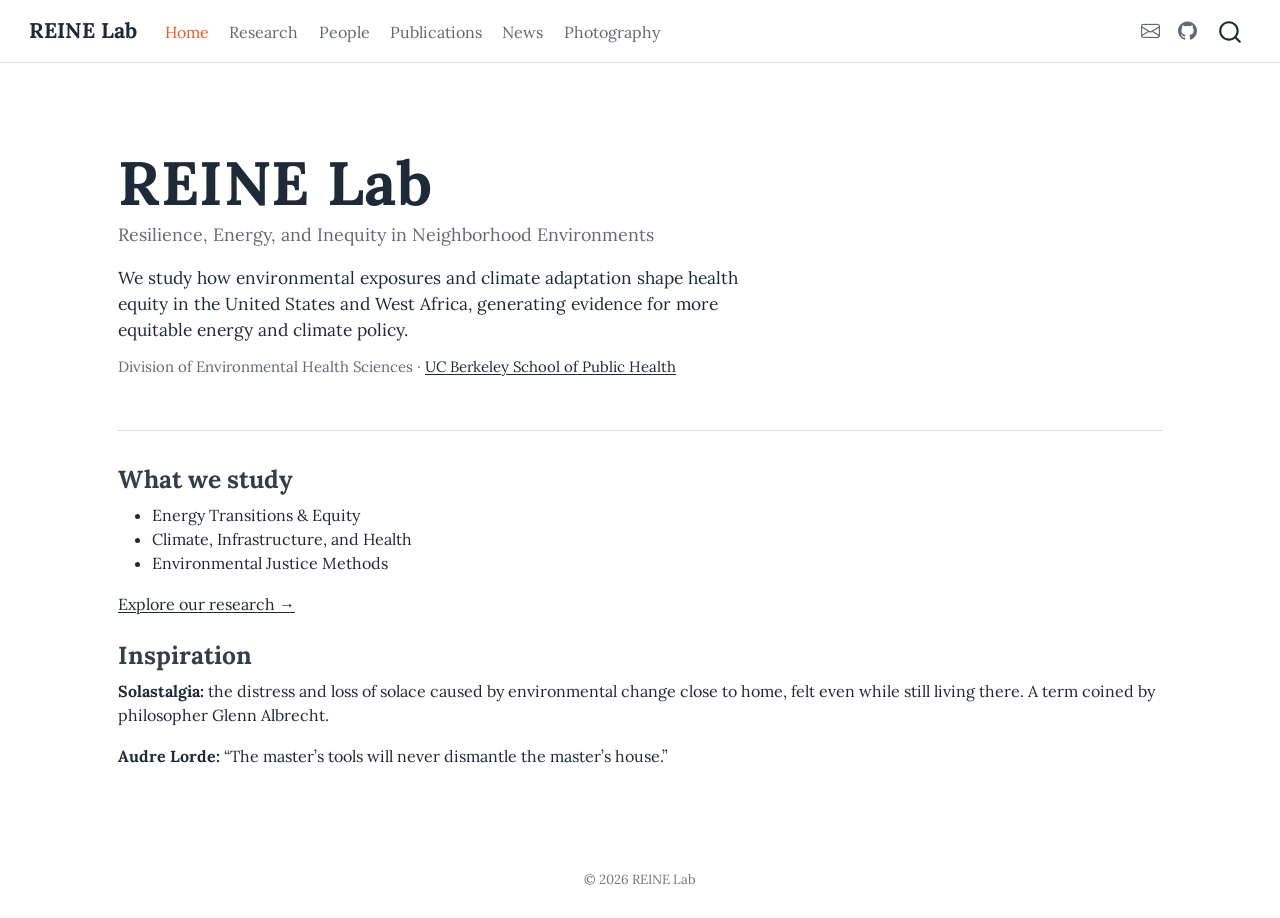
<file: docs/index.html>
<!DOCTYPE html>
<html xmlns="http://www.w3.org/1999/xhtml" lang="en" xml:lang="en"><head>

<meta charset="utf-8">
<meta name="generator" content="quarto-1.10.18">

<meta name="viewport" content="width=device-width, initial-scale=1.0, user-scalable=yes">


<title>REINE Lab</title>
<style>
/* Default styles provided by pandoc.
** See https://pandoc.org/MANUAL.html#variables-for-html for config info.
*/
span.smallcaps{font-variant: small-caps;}
div.columns{display: flex; gap: 1.5em;}
div.column{flex: auto;}
@media screen {
div.columns{gap: min(4vw, 1.5em);}
div.column{overflow-x: auto;}
}
div.hanging-indent{margin-left: 1.5em; text-indent: -1.5em;}
ul.task-list{list-style: none;}
ul.task-list li input[type="checkbox"] {
  width: 0.8em;
  margin: 0 0.8em 0.2em -1em; /* quarto-specific, see https://github.com/quarto-dev/quarto-cli/issues/4556 */ 
  vertical-align: middle;
}
</style>


<script src="site_libs/quarto-nav/quarto-nav.js"></script>
<script src="site_libs/quarto-nav/headroom.min.js"></script>
<script src="site_libs/clipboard/clipboard.min.js"></script>
<script src="site_libs/quarto-search/autocomplete.umd.js"></script>
<script src="site_libs/quarto-search/fuse.min.js"></script>
<script src="site_libs/quarto-search/quarto-search.js"></script>
<meta name="quarto:offset" content="./">
<script src="site_libs/quarto-html/quarto.js" type="module"></script>
<script src="site_libs/quarto-html/tabsets/tabsets.js" type="module"></script>
<script src="site_libs/quarto-html/popper.min.js"></script>
<script src="site_libs/quarto-html/tippy.umd.min.js"></script>
<script src="site_libs/quarto-html/anchor.min.js"></script>
<link href="site_libs/quarto-html/tippy.css" rel="stylesheet">
<link href="site_libs/quarto-html/quarto-syntax-highlighting-64a204ab8560d761af7679ceaba22944.css" rel="stylesheet" id="quarto-text-highlighting-styles">
<script src="site_libs/bootstrap/bootstrap.min.js"></script>
<link href="site_libs/bootstrap/bootstrap-icons.css" rel="stylesheet">
<link href="site_libs/bootstrap/bootstrap-72ad734f8b4c0e38c7a1ad6f54543f32.min.css" rel="stylesheet" append-hash="true" id="quarto-bootstrap" data-mode="light">
<script id="quarto-search-options" type="application/json">{
  "location": "navbar",
  "copy-button": false,
  "collapse-after": 3,
  "panel-placement": "end",
  "type": "overlay",
  "limit": 50,
  "keyboard-shortcut": [
    "f",
    "/",
    "s"
  ],
  "show-item-context": false,
  "language": {
    "search-no-results-text": "No results",
    "search-matching-documents-text": "matching documents",
    "search-copy-link-title": "Copy link to search",
    "search-hide-matches-text": "Hide additional matches",
    "search-more-match-text": "more match in this document",
    "search-more-matches-text": "more matches in this document",
    "search-clear-button-title": "Clear",
    "search-text-placeholder": "",
    "search-detached-cancel-button-title": "Cancel",
    "search-submit-button-title": "Submit",
    "search-label": "Search"
  }
}</script>


<link rel="stylesheet" href="styles.css">
</head>

<body class="nav-fixed fullcontent quarto-light">

<div id="quarto-search-results"></div>
  <header id="quarto-header" class="headroom fixed-top">
    <nav class="navbar navbar-expand-lg " data-bs-theme="dark">
      <div class="navbar-container container-fluid">
      <div class="navbar-brand-container mx-auto">
    <a class="navbar-brand" href="./index.html">
    <span class="navbar-title">REINE Lab</span>
    </a>
  </div>
            <div id="quarto-search" class="" title="Search"></div>
          <button class="navbar-toggler" type="button" data-bs-toggle="collapse" data-bs-target="#navbarCollapse" aria-controls="navbarCollapse" role="menu" aria-expanded="false" aria-label="Toggle navigation" onclick="if (window.quartoToggleHeadroom) { window.quartoToggleHeadroom(); }">
  <span class="navbar-toggler-icon"></span>
</button>
          <div class="collapse navbar-collapse" id="navbarCollapse">
            <ul class="navbar-nav navbar-nav-scroll me-auto">
  <li class="nav-item">
    <a class="nav-link active" href="./index.html" aria-current="page"> 
<span class="menu-text">Home</span></a>
  </li>  
  <li class="nav-item">
    <a class="nav-link" href="./research.html"> 
<span class="menu-text">Research</span></a>
  </li>  
  <li class="nav-item">
    <a class="nav-link" href="./people.html"> 
<span class="menu-text">People</span></a>
  </li>  
  <li class="nav-item">
    <a class="nav-link" href="./publications.html"> 
<span class="menu-text">Publications</span></a>
  </li>  
  <li class="nav-item">
    <a class="nav-link" href="./news.html"> 
<span class="menu-text">News</span></a>
  </li>  
  <li class="nav-item">
    <a class="nav-link" href="./photos.html"> 
<span class="menu-text">Photography</span></a>
  </li>  
</ul>
            <ul class="navbar-nav navbar-nav-scroll ms-auto">
  <li class="nav-item compact">
    <a class="nav-link" href="mailto:misbath.d@berkeley.edu"> <i class="bi bi-envelope" role="img">
</i> 
<span class="menu-text"></span></a>
  </li>  
  <li class="nav-item compact">
    <a class="nav-link" href="https://github.com/reinelab"> <i class="bi bi-github" role="img">
</i> 
<span class="menu-text"></span></a>
  </li>  
</ul>
          </div> <!-- /navcollapse -->
            <div class="quarto-navbar-tools">
</div>
      </div> <!-- /container-fluid -->
    </nav>
</header>
<!-- content -->
<div id="quarto-content" class="quarto-container page-columns page-rows-contents page-layout-article page-navbar">
<!-- sidebar -->
<!-- margin-sidebar -->
    
<!-- main -->
<main class="content" id="quarto-document-content"><header id="title-block-header" class="quarto-title-block"></header>




<div class="hero">
<div class="wordmark">
REINE Lab
</div>
<p class="reine-meaning" id="reine-meaning">
Resilience, Energy, and Inequity in Neighborhood Environments
</p>
<p class="hero-tagline">
We study how environmental exposures and climate adaptation shape health equity in the United States and West Africa, generating evidence for more equitable energy and climate policy.
</p>
<p class="hero-affiliation">
Division of Environmental Health Sciences · <a href="https://publichealth.berkeley.edu/">UC Berkeley School of Public Health</a>
</p>
</div>
<script>
(function() {
  var el = document.getElementById('reine-meaning');
  if (!el) return;
  var messages = [
    'Resilience, Energy, and Inequity in Neighborhood Environments',
    '“Reine” is also French for “queen.”'
  ];
  var i = 0;
  setInterval(function() {
    el.style.opacity = 0;
    setTimeout(function() {
      i = (i + 1) % messages.length;
      el.textContent = messages[i];
      el.style.opacity = 1;
    }, 400);
  }, 5000);
})();
</script>
<section id="what-we-study" class="level3">
<h3 class="anchored" data-anchor-id="what-we-study">What we study</h3>
<ul>
<li>Energy Transitions &amp; Equity</li>
<li>Climate, Infrastructure, and Health</li>
<li>Environmental Justice Methods</li>
</ul>
<p><a href="./research.html">Explore our research →</a></p>
</section>
<section id="inspiration" class="level3">
<h3 class="anchored" data-anchor-id="inspiration">Inspiration</h3>
<p><strong>Solastalgia:</strong> the distress and loss of solace caused by environmental change close to home, felt even while still living there. A term coined by philosopher Glenn Albrecht.</p>
<p><strong>Audre Lorde:</strong> “The master’s tools will never dismantle the master’s house.”</p>


</section>

</main> <!-- /main -->
<script id="quarto-html-after-body" type="application/javascript">
  window.document.addEventListener("DOMContentLoaded", function (event) {
    const icon = "";
    const anchorJS = new window.AnchorJS();
    anchorJS.options = {
      placement: 'right',
      icon: icon
    };
    anchorJS.add('.anchored');
    const isCodeAnnotation = (el) => {
      for (const clz of el.classList) {
        if (clz.startsWith('code-annotation-')) {                     
          return true;
        }
      }
      return false;
    }
    const onCopySuccess = function(e) {
      // button target
      const button = e.trigger;
      // don't keep focus
      button.blur();
      // flash "checked"
      button.classList.add('code-copy-button-checked');
      var currentTitle = button.getAttribute("title");
      button.setAttribute("title", "Copied!");
      let tooltip;
      if (window.bootstrap) {
        button.setAttribute("data-bs-toggle", "tooltip");
        button.setAttribute("data-bs-placement", "left");
        button.setAttribute("data-bs-title", "Copied!");
        tooltip = new bootstrap.Tooltip(button, 
          { trigger: "manual", 
            customClass: "code-copy-button-tooltip",
            offset: [0, -8]});
        tooltip.show();    
      }
      setTimeout(function() {
        if (tooltip) {
          tooltip.hide();
          button.removeAttribute("data-bs-title");
          button.removeAttribute("data-bs-toggle");
          button.removeAttribute("data-bs-placement");
        }
        button.setAttribute("title", currentTitle);
        button.classList.remove('code-copy-button-checked');
      }, 1000);
      // clear code selection
      e.clearSelection();
    }
    const getTextToCopy = function(trigger) {
      const outerScaffold = trigger.parentElement.cloneNode(true);
      const codeEl = outerScaffold.querySelector('code');
      for (const childEl of codeEl.children) {
        if (isCodeAnnotation(childEl)) {
          childEl.remove();
        }
      }
      return codeEl.innerText;
    }
    const clipboard = new window.ClipboardJS('.code-copy-button:not([data-in-quarto-modal])', {
      text: getTextToCopy
    });
    clipboard.on('success', onCopySuccess);
    if (window.document.getElementById('quarto-embedded-source-code-modal')) {
      const clipboardModal = new window.ClipboardJS('.code-copy-button[data-in-quarto-modal]', {
        text: getTextToCopy,
        container: window.document.getElementById('quarto-embedded-source-code-modal')
      });
      clipboardModal.on('success', onCopySuccess);
    }
      var localhostRegex = new RegExp(/^(?:http|https):\/\/localhost\:?[0-9]*\//);
      var mailtoRegex = new RegExp(/^mailto:/);
        var filterRegex = new RegExp('/' + window.location.host + '/');
      var isInternal = (href) => {
          return filterRegex.test(href) || localhostRegex.test(href) || mailtoRegex.test(href);
      }
      // Inspect non-navigation links and adorn them if external
     var links = window.document.querySelectorAll('a[href]:not(.nav-link):not(.navbar-brand):not(.toc-action):not(.sidebar-link):not(.sidebar-item-toggle):not(.pagination-link):not(.no-external):not([aria-hidden]):not(.dropdown-item):not(.quarto-navigation-tool):not(.about-link)');
      for (var i=0; i<links.length; i++) {
        const link = links[i];
        if (!isInternal(link.href)) {
          // undo the damage that might have been done by quarto-nav.js in the case of
          // links that we want to consider external
          if (link.dataset.originalHref !== undefined) {
            link.href = link.dataset.originalHref;
          }
        }
      }
    function tippyHover(el, contentFn, onTriggerFn, onUntriggerFn) {
      const config = {
        allowHTML: true,
        maxWidth: 500,
        delay: 100,
        arrow: false,
        appendTo: function(el) {
            return el.parentElement;
        },
        interactive: true,
        interactiveBorder: 10,
        theme: 'quarto',
        placement: 'bottom-start',
      };
      if (contentFn) {
        config.content = contentFn;
      }
      if (onTriggerFn) {
        config.onTrigger = onTriggerFn;
      }
      if (onUntriggerFn) {
        config.onUntrigger = onUntriggerFn;
      }
      window.tippy(el, config); 
    }
    const noterefs = window.document.querySelectorAll('a[role="doc-noteref"]');
    for (var i=0; i<noterefs.length; i++) {
      const ref = noterefs[i];
      tippyHover(ref, function() {
        // use id or data attribute instead here
        let href = ref.getAttribute('data-footnote-href') || ref.getAttribute('href');
        try { href = new URL(href).hash; } catch {}
        const id = href.replace(/^#\/?/, "");
        const note = window.document.getElementById(id);
        if (note) {
          return note.innerHTML;
        } else {
          return "";
        }
      });
    }
    const xrefs = window.document.querySelectorAll('a.quarto-xref');
    const processXRef = (id, note) => {
      // Strip column container classes
      const stripColumnClz = (el) => {
        el.classList.remove("page-full", "page-columns");
        if (el.children) {
          for (const child of el.children) {
            stripColumnClz(child);
          }
        }
      }
      stripColumnClz(note)
      if (id === null || id.startsWith('sec-')) {
        // Special case sections, only their first couple elements
        const container = document.createElement("div");
        if (note.children && note.children.length > 2) {
          container.appendChild(note.children[0].cloneNode(true));
          for (let i = 1; i < note.children.length; i++) {
            const child = note.children[i];
            if (child.tagName === "P" && child.innerText === "") {
              continue;
            } else {
              container.appendChild(child.cloneNode(true));
              break;
            }
          }
          if (window.Quarto?.typesetMath) {
            window.Quarto.typesetMath(container);
          }
          return container.innerHTML
        } else {
          if (window.Quarto?.typesetMath) {
            window.Quarto.typesetMath(note);
          }
          return note.innerHTML;
        }
      } else {
        // Remove any anchor links if they are present
        const anchorLink = note.querySelector('a.anchorjs-link');
        if (anchorLink) {
          anchorLink.remove();
        }
        if (window.Quarto?.typesetMath) {
          window.Quarto.typesetMath(note);
        }
        if (note.classList.contains("callout")) {
          return note.outerHTML;
        } else {
          return note.innerHTML;
        }
      }
    }
    for (var i=0; i<xrefs.length; i++) {
      const xref = xrefs[i];
      tippyHover(xref, undefined, function(instance) {
        instance.disable();
        let url = xref.getAttribute('href');
        let hash = undefined; 
        if (url.startsWith('#')) {
          hash = url;
        } else {
          try { hash = new URL(url).hash; } catch {}
        }
        if (hash) {
          const id = hash.replace(/^#\/?/, "");
          const note = window.document.getElementById(id);
          if (note !== null) {
            try {
              const html = processXRef(id, note.cloneNode(true));
              instance.setContent(html);
            } finally {
              instance.enable();
              instance.show();
            }
          } else {
            // See if we can fetch this
            fetch(url.split('#')[0])
            .then(res => res.text())
            .then(html => {
              const parser = new DOMParser();
              const htmlDoc = parser.parseFromString(html, "text/html");
              const note = htmlDoc.getElementById(id);
              if (note !== null) {
                const html = processXRef(id, note);
                instance.setContent(html);
              } 
            }).finally(() => {
              instance.enable();
              instance.show();
            });
          }
        } else {
          // See if we can fetch a full url (with no hash to target)
          // This is a special case and we should probably do some content thinning / targeting
          fetch(url)
          .then(res => res.text())
          .then(html => {
            const parser = new DOMParser();
            const htmlDoc = parser.parseFromString(html, "text/html");
            const note = htmlDoc.querySelector('main.content');
            if (note !== null) {
              // This should only happen for chapter cross references
              // (since there is no id in the URL)
              // remove the first header
              if (note.children.length > 0 && note.children[0].tagName === "HEADER") {
                note.children[0].remove();
              }
              const html = processXRef(null, note);
              instance.setContent(html);
            } 
          }).finally(() => {
            instance.enable();
            instance.show();
          });
        }
      }, function(instance) {
      });
    }
        let selectedAnnoteEl;
        const selectorForAnnotation = ( cell, annotation) => {
          let cellAttr = 'data-code-cell="' + cell + '"';
          let lineAttr = 'data-code-annotation="' +  annotation + '"';
          const selector = 'span[' + cellAttr + '][' + lineAttr + ']';
          return selector;
        }
        const selectCodeLines = (annoteEl) => {
          const doc = window.document;
          const targetCell = annoteEl.getAttribute("data-target-cell");
          const targetAnnotation = annoteEl.getAttribute("data-target-annotation");
          const annoteSpan = window.document.querySelector(selectorForAnnotation(targetCell, targetAnnotation));
          const lines = annoteSpan.getAttribute("data-code-lines").split(",");
          const lineIds = lines.map((line) => {
            return targetCell + "-" + line;
          })
          let top = null;
          let height = null;
          let parent = null;
          if (lineIds.length > 0) {
              //compute the position of the single el (top and bottom and make a div)
              const el = window.document.getElementById(lineIds[0]);
              top = el.offsetTop;
              height = el.offsetHeight;
              parent = el.parentElement.parentElement;
            if (lineIds.length > 1) {
              const lastEl = window.document.getElementById(lineIds[lineIds.length - 1]);
              const bottom = lastEl.offsetTop + lastEl.offsetHeight;
              height = bottom - top;
            }
            if (top !== null && height !== null && parent !== null) {
              // cook up a div (if necessary) and position it 
              let div = window.document.getElementById("code-annotation-line-highlight");
              if (div === null) {
                div = window.document.createElement("div");
                div.setAttribute("id", "code-annotation-line-highlight");
                div.style.position = 'absolute';
                parent.appendChild(div);
              }
              div.style.top = top - 2 + "px";
              div.style.height = height + 4 + "px";
              div.style.left = 0;
              let gutterDiv = window.document.getElementById("code-annotation-line-highlight-gutter");
              if (gutterDiv === null) {
                gutterDiv = window.document.createElement("div");
                gutterDiv.setAttribute("id", "code-annotation-line-highlight-gutter");
                gutterDiv.style.position = 'absolute';
                const codeCell = window.document.getElementById(targetCell);
                const gutter = codeCell.querySelector('.code-annotation-gutter');
                gutter.appendChild(gutterDiv);
              }
              gutterDiv.style.top = top - 2 + "px";
              gutterDiv.style.height = height + 4 + "px";
            }
            selectedAnnoteEl = annoteEl;
          }
        };
        const unselectCodeLines = () => {
          const elementsIds = ["code-annotation-line-highlight", "code-annotation-line-highlight-gutter"];
          elementsIds.forEach((elId) => {
            const div = window.document.getElementById(elId);
            if (div) {
              div.remove();
            }
          });
          selectedAnnoteEl = undefined;
        };
          // Handle positioning of the toggle
      window.addEventListener(
        "resize",
        throttle(() => {
          elRect = undefined;
          if (selectedAnnoteEl) {
            selectCodeLines(selectedAnnoteEl);
          }
        }, 10)
      );
      function throttle(fn, ms) {
      let throttle = false;
      let timer;
        return (...args) => {
          if(!throttle) { // first call gets through
              fn.apply(this, args);
              throttle = true;
          } else { // all the others get throttled
              if(timer) clearTimeout(timer); // cancel #2
              timer = setTimeout(() => {
                fn.apply(this, args);
                timer = throttle = false;
              }, ms);
          }
        };
      }
        // Attach click handler to the DT
        const annoteDls = window.document.querySelectorAll('dt[data-target-cell]');
        for (const annoteDlNode of annoteDls) {
          annoteDlNode.addEventListener('click', (event) => {
            const clickedEl = event.target;
            if (clickedEl !== selectedAnnoteEl) {
              unselectCodeLines();
              const activeEl = window.document.querySelector('dt[data-target-cell].code-annotation-active');
              if (activeEl) {
                activeEl.classList.remove('code-annotation-active');
              }
              selectCodeLines(clickedEl);
              clickedEl.classList.add('code-annotation-active');
            } else {
              // Unselect the line
              unselectCodeLines();
              clickedEl.classList.remove('code-annotation-active');
            }
          });
        }
    const findCites = (el) => {
      const parentEl = el.parentElement;
      if (parentEl) {
        const cites = parentEl.dataset.cites;
        if (cites) {
          return {
            el,
            cites: cites.split(' ')
          };
        } else {
          return findCites(el.parentElement)
        }
      } else {
        return undefined;
      }
    };
    var bibliorefs = window.document.querySelectorAll('a[role="doc-biblioref"]');
    for (var i=0; i<bibliorefs.length; i++) {
      const ref = bibliorefs[i];
      const citeInfo = findCites(ref);
      if (citeInfo) {
        tippyHover(citeInfo.el, function() {
          var popup = window.document.createElement('div');
          citeInfo.cites.forEach(function(cite) {
            var citeDiv = window.document.createElement('div');
            citeDiv.classList.add('hanging-indent');
            citeDiv.classList.add('csl-entry');
            var biblioDiv = window.document.getElementById('ref-' + cite);
            if (biblioDiv) {
              citeDiv.innerHTML = biblioDiv.innerHTML;
            }
            popup.appendChild(citeDiv);
          });
          return popup.innerHTML;
        });
      }
    }
  });
  </script>
</div> <!-- /content -->
<footer class="footer">
  <div class="nav-footer">
    <div class="nav-footer-left">
      &nbsp;
    </div>   
    <div class="nav-footer-center">
<p>© 2026 REINE Lab</p>
</div>
    <div class="nav-footer-right">
      &nbsp;
    </div>
  </div>
</footer>




</body></html>
</file>
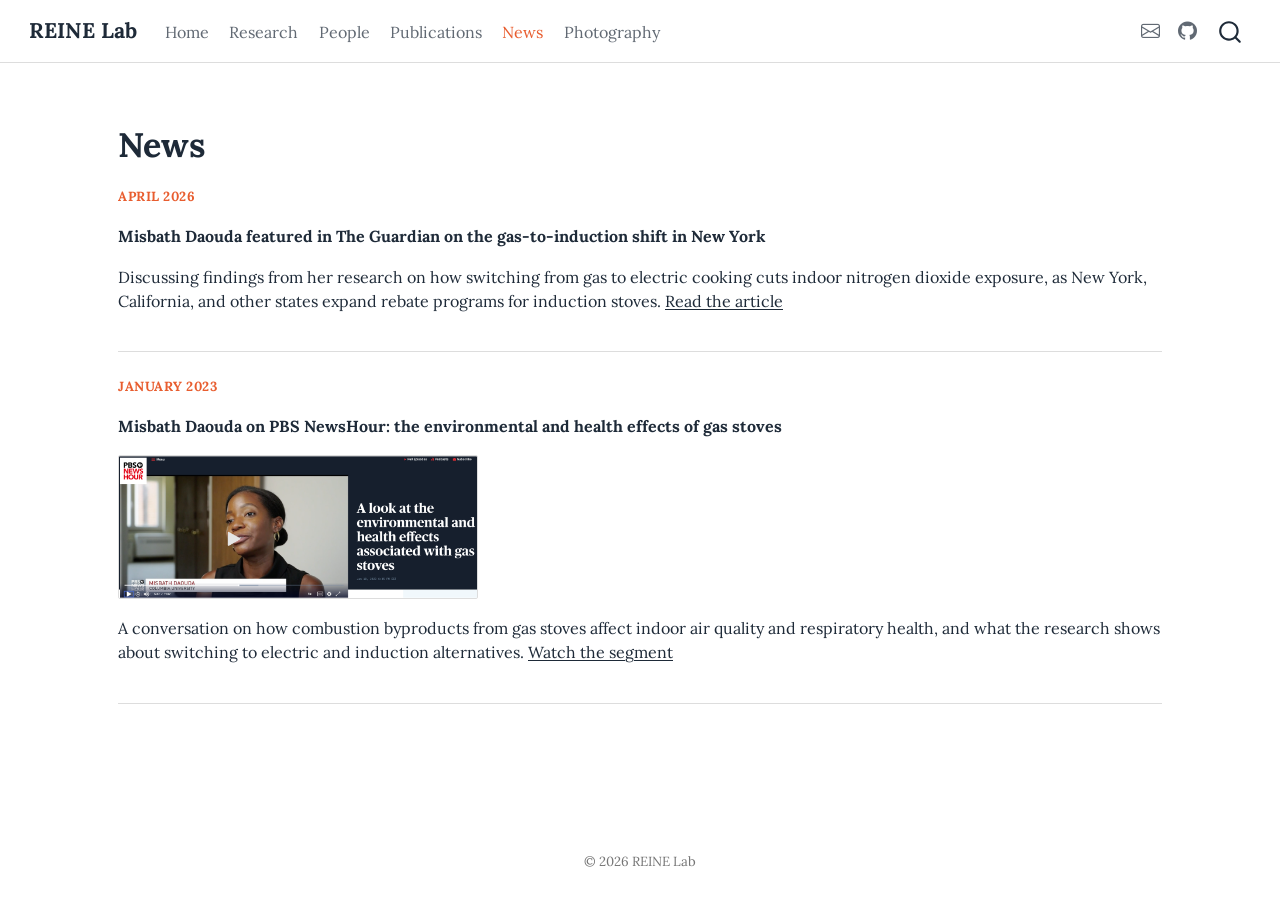
<file: docs/news.html>
<!DOCTYPE html>
<html xmlns="http://www.w3.org/1999/xhtml" lang="en" xml:lang="en"><head>

<meta charset="utf-8">
<meta name="generator" content="quarto-1.10.18">

<meta name="viewport" content="width=device-width, initial-scale=1.0, user-scalable=yes">


<title>news – REINE Lab</title>
<style>
/* Default styles provided by pandoc.
** See https://pandoc.org/MANUAL.html#variables-for-html for config info.
*/
span.smallcaps{font-variant: small-caps;}
div.columns{display: flex; gap: 1.5em;}
div.column{flex: auto;}
@media screen {
div.columns{gap: min(4vw, 1.5em);}
div.column{overflow-x: auto;}
}
div.hanging-indent{margin-left: 1.5em; text-indent: -1.5em;}
ul.task-list{list-style: none;}
ul.task-list li input[type="checkbox"] {
  width: 0.8em;
  margin: 0 0.8em 0.2em -1em; /* quarto-specific, see https://github.com/quarto-dev/quarto-cli/issues/4556 */ 
  vertical-align: middle;
}
</style>


<script src="site_libs/quarto-nav/quarto-nav.js"></script>
<script src="site_libs/quarto-nav/headroom.min.js"></script>
<script src="site_libs/clipboard/clipboard.min.js"></script>
<script src="site_libs/quarto-search/autocomplete.umd.js"></script>
<script src="site_libs/quarto-search/fuse.min.js"></script>
<script src="site_libs/quarto-search/quarto-search.js"></script>
<meta name="quarto:offset" content="./">
<script src="site_libs/quarto-html/quarto.js" type="module"></script>
<script src="site_libs/quarto-html/tabsets/tabsets.js" type="module"></script>
<script src="site_libs/quarto-html/popper.min.js"></script>
<script src="site_libs/quarto-html/tippy.umd.min.js"></script>
<script src="site_libs/quarto-html/anchor.min.js"></script>
<link href="site_libs/quarto-html/tippy.css" rel="stylesheet">
<link href="site_libs/quarto-html/quarto-syntax-highlighting-64a204ab8560d761af7679ceaba22944.css" rel="stylesheet" id="quarto-text-highlighting-styles">
<script src="site_libs/bootstrap/bootstrap.min.js"></script>
<link href="site_libs/bootstrap/bootstrap-icons.css" rel="stylesheet">
<link href="site_libs/bootstrap/bootstrap-72ad734f8b4c0e38c7a1ad6f54543f32.min.css" rel="stylesheet" append-hash="true" id="quarto-bootstrap" data-mode="light">
<script id="quarto-search-options" type="application/json">{
  "location": "navbar",
  "copy-button": false,
  "collapse-after": 3,
  "panel-placement": "end",
  "type": "overlay",
  "limit": 50,
  "keyboard-shortcut": [
    "f",
    "/",
    "s"
  ],
  "show-item-context": false,
  "language": {
    "search-no-results-text": "No results",
    "search-matching-documents-text": "matching documents",
    "search-copy-link-title": "Copy link to search",
    "search-hide-matches-text": "Hide additional matches",
    "search-more-match-text": "more match in this document",
    "search-more-matches-text": "more matches in this document",
    "search-clear-button-title": "Clear",
    "search-text-placeholder": "",
    "search-detached-cancel-button-title": "Cancel",
    "search-submit-button-title": "Submit",
    "search-label": "Search"
  }
}</script>


<link rel="stylesheet" href="styles.css">
</head>

<body class="nav-fixed fullcontent quarto-light">

<div id="quarto-search-results"></div>
  <header id="quarto-header" class="headroom fixed-top">
    <nav class="navbar navbar-expand-lg " data-bs-theme="dark">
      <div class="navbar-container container-fluid">
      <div class="navbar-brand-container mx-auto">
    <a class="navbar-brand" href="./index.html">
    <span class="navbar-title">REINE Lab</span>
    </a>
  </div>
            <div id="quarto-search" class="" title="Search"></div>
          <button class="navbar-toggler" type="button" data-bs-toggle="collapse" data-bs-target="#navbarCollapse" aria-controls="navbarCollapse" role="menu" aria-expanded="false" aria-label="Toggle navigation" onclick="if (window.quartoToggleHeadroom) { window.quartoToggleHeadroom(); }">
  <span class="navbar-toggler-icon"></span>
</button>
          <div class="collapse navbar-collapse" id="navbarCollapse">
            <ul class="navbar-nav navbar-nav-scroll me-auto">
  <li class="nav-item">
    <a class="nav-link" href="./index.html"> 
<span class="menu-text">Home</span></a>
  </li>  
  <li class="nav-item">
    <a class="nav-link" href="./research.html"> 
<span class="menu-text">Research</span></a>
  </li>  
  <li class="nav-item">
    <a class="nav-link" href="./people.html"> 
<span class="menu-text">People</span></a>
  </li>  
  <li class="nav-item">
    <a class="nav-link" href="./publications.html"> 
<span class="menu-text">Publications</span></a>
  </li>  
  <li class="nav-item">
    <a class="nav-link active" href="./news.html" aria-current="page"> 
<span class="menu-text">News</span></a>
  </li>  
  <li class="nav-item">
    <a class="nav-link" href="./photos.html"> 
<span class="menu-text">Photography</span></a>
  </li>  
</ul>
            <ul class="navbar-nav navbar-nav-scroll ms-auto">
  <li class="nav-item compact">
    <a class="nav-link" href="mailto:misbath.d@berkeley.edu"> <i class="bi bi-envelope" role="img">
</i> 
<span class="menu-text"></span></a>
  </li>  
  <li class="nav-item compact">
    <a class="nav-link" href="https://github.com/reinelab"> <i class="bi bi-github" role="img">
</i> 
<span class="menu-text"></span></a>
  </li>  
</ul>
          </div> <!-- /navcollapse -->
            <div class="quarto-navbar-tools">
</div>
      </div> <!-- /container-fluid -->
    </nav>
</header>
<!-- content -->
<div id="quarto-content" class="quarto-container page-columns page-rows-contents page-layout-article page-navbar">
<!-- sidebar -->
<!-- margin-sidebar -->
    
<!-- main -->
<main class="content" id="quarto-document-content"><header id="title-block-header" class="quarto-title-block"></header>




<section id="news" class="level1">
<h1>News</h1>
<div class="news-item">
<p><span class="news-date">April 2026</span></p>
<p><strong>Misbath Daouda featured in The Guardian on the gas-to-induction shift in New York</strong></p>
<p>Discussing findings from her research on how switching from gas to electric cooking cuts indoor nitrogen dioxide exposure, as New York, California, and other states expand rebate programs for induction stoves. <a href="https://www.theguardian.com/environment/2026/apr/02/new-york-induction-stoves-climate-energy">Read the article</a></p>
</div>
<div class="news-item">
<p><span class="news-date">January 2023</span></p>
<p><strong>Misbath Daouda on PBS NewsHour: the environmental and health effects of gas stoves</strong></p>
<p><a href="https://www.pbs.org/newshour/show/a-look-at-the-environmental-and-health-effects-associated-with-gas-stoves"> <img src="images/press-feature.png" alt="Misbath Daouda on PBS NewsHour" class="news-thumb"> </a></p>
<p>A conversation on how combustion byproducts from gas stoves affect indoor air quality and respiratory health, and what the research shows about switching to electric and induction alternatives. <a href="https://www.pbs.org/newshour/show/a-look-at-the-environmental-and-health-effects-associated-with-gas-stoves">Watch the segment</a></p>
</div>


</section>

</main> <!-- /main -->
<script id="quarto-html-after-body" type="application/javascript">
  window.document.addEventListener("DOMContentLoaded", function (event) {
    const icon = "";
    const anchorJS = new window.AnchorJS();
    anchorJS.options = {
      placement: 'right',
      icon: icon
    };
    anchorJS.add('.anchored');
    const isCodeAnnotation = (el) => {
      for (const clz of el.classList) {
        if (clz.startsWith('code-annotation-')) {                     
          return true;
        }
      }
      return false;
    }
    const onCopySuccess = function(e) {
      // button target
      const button = e.trigger;
      // don't keep focus
      button.blur();
      // flash "checked"
      button.classList.add('code-copy-button-checked');
      var currentTitle = button.getAttribute("title");
      button.setAttribute("title", "Copied!");
      let tooltip;
      if (window.bootstrap) {
        button.setAttribute("data-bs-toggle", "tooltip");
        button.setAttribute("data-bs-placement", "left");
        button.setAttribute("data-bs-title", "Copied!");
        tooltip = new bootstrap.Tooltip(button, 
          { trigger: "manual", 
            customClass: "code-copy-button-tooltip",
            offset: [0, -8]});
        tooltip.show();    
      }
      setTimeout(function() {
        if (tooltip) {
          tooltip.hide();
          button.removeAttribute("data-bs-title");
          button.removeAttribute("data-bs-toggle");
          button.removeAttribute("data-bs-placement");
        }
        button.setAttribute("title", currentTitle);
        button.classList.remove('code-copy-button-checked');
      }, 1000);
      // clear code selection
      e.clearSelection();
    }
    const getTextToCopy = function(trigger) {
      const outerScaffold = trigger.parentElement.cloneNode(true);
      const codeEl = outerScaffold.querySelector('code');
      for (const childEl of codeEl.children) {
        if (isCodeAnnotation(childEl)) {
          childEl.remove();
        }
      }
      return codeEl.innerText;
    }
    const clipboard = new window.ClipboardJS('.code-copy-button:not([data-in-quarto-modal])', {
      text: getTextToCopy
    });
    clipboard.on('success', onCopySuccess);
    if (window.document.getElementById('quarto-embedded-source-code-modal')) {
      const clipboardModal = new window.ClipboardJS('.code-copy-button[data-in-quarto-modal]', {
        text: getTextToCopy,
        container: window.document.getElementById('quarto-embedded-source-code-modal')
      });
      clipboardModal.on('success', onCopySuccess);
    }
      var localhostRegex = new RegExp(/^(?:http|https):\/\/localhost\:?[0-9]*\//);
      var mailtoRegex = new RegExp(/^mailto:/);
        var filterRegex = new RegExp('/' + window.location.host + '/');
      var isInternal = (href) => {
          return filterRegex.test(href) || localhostRegex.test(href) || mailtoRegex.test(href);
      }
      // Inspect non-navigation links and adorn them if external
     var links = window.document.querySelectorAll('a[href]:not(.nav-link):not(.navbar-brand):not(.toc-action):not(.sidebar-link):not(.sidebar-item-toggle):not(.pagination-link):not(.no-external):not([aria-hidden]):not(.dropdown-item):not(.quarto-navigation-tool):not(.about-link)');
      for (var i=0; i<links.length; i++) {
        const link = links[i];
        if (!isInternal(link.href)) {
          // undo the damage that might have been done by quarto-nav.js in the case of
          // links that we want to consider external
          if (link.dataset.originalHref !== undefined) {
            link.href = link.dataset.originalHref;
          }
        }
      }
    function tippyHover(el, contentFn, onTriggerFn, onUntriggerFn) {
      const config = {
        allowHTML: true,
        maxWidth: 500,
        delay: 100,
        arrow: false,
        appendTo: function(el) {
            return el.parentElement;
        },
        interactive: true,
        interactiveBorder: 10,
        theme: 'quarto',
        placement: 'bottom-start',
      };
      if (contentFn) {
        config.content = contentFn;
      }
      if (onTriggerFn) {
        config.onTrigger = onTriggerFn;
      }
      if (onUntriggerFn) {
        config.onUntrigger = onUntriggerFn;
      }
      window.tippy(el, config); 
    }
    const noterefs = window.document.querySelectorAll('a[role="doc-noteref"]');
    for (var i=0; i<noterefs.length; i++) {
      const ref = noterefs[i];
      tippyHover(ref, function() {
        // use id or data attribute instead here
        let href = ref.getAttribute('data-footnote-href') || ref.getAttribute('href');
        try { href = new URL(href).hash; } catch {}
        const id = href.replace(/^#\/?/, "");
        const note = window.document.getElementById(id);
        if (note) {
          return note.innerHTML;
        } else {
          return "";
        }
      });
    }
    const xrefs = window.document.querySelectorAll('a.quarto-xref');
    const processXRef = (id, note) => {
      // Strip column container classes
      const stripColumnClz = (el) => {
        el.classList.remove("page-full", "page-columns");
        if (el.children) {
          for (const child of el.children) {
            stripColumnClz(child);
          }
        }
      }
      stripColumnClz(note)
      if (id === null || id.startsWith('sec-')) {
        // Special case sections, only their first couple elements
        const container = document.createElement("div");
        if (note.children && note.children.length > 2) {
          container.appendChild(note.children[0].cloneNode(true));
          for (let i = 1; i < note.children.length; i++) {
            const child = note.children[i];
            if (child.tagName === "P" && child.innerText === "") {
              continue;
            } else {
              container.appendChild(child.cloneNode(true));
              break;
            }
          }
          if (window.Quarto?.typesetMath) {
            window.Quarto.typesetMath(container);
          }
          return container.innerHTML
        } else {
          if (window.Quarto?.typesetMath) {
            window.Quarto.typesetMath(note);
          }
          return note.innerHTML;
        }
      } else {
        // Remove any anchor links if they are present
        const anchorLink = note.querySelector('a.anchorjs-link');
        if (anchorLink) {
          anchorLink.remove();
        }
        if (window.Quarto?.typesetMath) {
          window.Quarto.typesetMath(note);
        }
        if (note.classList.contains("callout")) {
          return note.outerHTML;
        } else {
          return note.innerHTML;
        }
      }
    }
    for (var i=0; i<xrefs.length; i++) {
      const xref = xrefs[i];
      tippyHover(xref, undefined, function(instance) {
        instance.disable();
        let url = xref.getAttribute('href');
        let hash = undefined; 
        if (url.startsWith('#')) {
          hash = url;
        } else {
          try { hash = new URL(url).hash; } catch {}
        }
        if (hash) {
          const id = hash.replace(/^#\/?/, "");
          const note = window.document.getElementById(id);
          if (note !== null) {
            try {
              const html = processXRef(id, note.cloneNode(true));
              instance.setContent(html);
            } finally {
              instance.enable();
              instance.show();
            }
          } else {
            // See if we can fetch this
            fetch(url.split('#')[0])
            .then(res => res.text())
            .then(html => {
              const parser = new DOMParser();
              const htmlDoc = parser.parseFromString(html, "text/html");
              const note = htmlDoc.getElementById(id);
              if (note !== null) {
                const html = processXRef(id, note);
                instance.setContent(html);
              } 
            }).finally(() => {
              instance.enable();
              instance.show();
            });
          }
        } else {
          // See if we can fetch a full url (with no hash to target)
          // This is a special case and we should probably do some content thinning / targeting
          fetch(url)
          .then(res => res.text())
          .then(html => {
            const parser = new DOMParser();
            const htmlDoc = parser.parseFromString(html, "text/html");
            const note = htmlDoc.querySelector('main.content');
            if (note !== null) {
              // This should only happen for chapter cross references
              // (since there is no id in the URL)
              // remove the first header
              if (note.children.length > 0 && note.children[0].tagName === "HEADER") {
                note.children[0].remove();
              }
              const html = processXRef(null, note);
              instance.setContent(html);
            } 
          }).finally(() => {
            instance.enable();
            instance.show();
          });
        }
      }, function(instance) {
      });
    }
        let selectedAnnoteEl;
        const selectorForAnnotation = ( cell, annotation) => {
          let cellAttr = 'data-code-cell="' + cell + '"';
          let lineAttr = 'data-code-annotation="' +  annotation + '"';
          const selector = 'span[' + cellAttr + '][' + lineAttr + ']';
          return selector;
        }
        const selectCodeLines = (annoteEl) => {
          const doc = window.document;
          const targetCell = annoteEl.getAttribute("data-target-cell");
          const targetAnnotation = annoteEl.getAttribute("data-target-annotation");
          const annoteSpan = window.document.querySelector(selectorForAnnotation(targetCell, targetAnnotation));
          const lines = annoteSpan.getAttribute("data-code-lines").split(",");
          const lineIds = lines.map((line) => {
            return targetCell + "-" + line;
          })
          let top = null;
          let height = null;
          let parent = null;
          if (lineIds.length > 0) {
              //compute the position of the single el (top and bottom and make a div)
              const el = window.document.getElementById(lineIds[0]);
              top = el.offsetTop;
              height = el.offsetHeight;
              parent = el.parentElement.parentElement;
            if (lineIds.length > 1) {
              const lastEl = window.document.getElementById(lineIds[lineIds.length - 1]);
              const bottom = lastEl.offsetTop + lastEl.offsetHeight;
              height = bottom - top;
            }
            if (top !== null && height !== null && parent !== null) {
              // cook up a div (if necessary) and position it 
              let div = window.document.getElementById("code-annotation-line-highlight");
              if (div === null) {
                div = window.document.createElement("div");
                div.setAttribute("id", "code-annotation-line-highlight");
                div.style.position = 'absolute';
                parent.appendChild(div);
              }
              div.style.top = top - 2 + "px";
              div.style.height = height + 4 + "px";
              div.style.left = 0;
              let gutterDiv = window.document.getElementById("code-annotation-line-highlight-gutter");
              if (gutterDiv === null) {
                gutterDiv = window.document.createElement("div");
                gutterDiv.setAttribute("id", "code-annotation-line-highlight-gutter");
                gutterDiv.style.position = 'absolute';
                const codeCell = window.document.getElementById(targetCell);
                const gutter = codeCell.querySelector('.code-annotation-gutter');
                gutter.appendChild(gutterDiv);
              }
              gutterDiv.style.top = top - 2 + "px";
              gutterDiv.style.height = height + 4 + "px";
            }
            selectedAnnoteEl = annoteEl;
          }
        };
        const unselectCodeLines = () => {
          const elementsIds = ["code-annotation-line-highlight", "code-annotation-line-highlight-gutter"];
          elementsIds.forEach((elId) => {
            const div = window.document.getElementById(elId);
            if (div) {
              div.remove();
            }
          });
          selectedAnnoteEl = undefined;
        };
          // Handle positioning of the toggle
      window.addEventListener(
        "resize",
        throttle(() => {
          elRect = undefined;
          if (selectedAnnoteEl) {
            selectCodeLines(selectedAnnoteEl);
          }
        }, 10)
      );
      function throttle(fn, ms) {
      let throttle = false;
      let timer;
        return (...args) => {
          if(!throttle) { // first call gets through
              fn.apply(this, args);
              throttle = true;
          } else { // all the others get throttled
              if(timer) clearTimeout(timer); // cancel #2
              timer = setTimeout(() => {
                fn.apply(this, args);
                timer = throttle = false;
              }, ms);
          }
        };
      }
        // Attach click handler to the DT
        const annoteDls = window.document.querySelectorAll('dt[data-target-cell]');
        for (const annoteDlNode of annoteDls) {
          annoteDlNode.addEventListener('click', (event) => {
            const clickedEl = event.target;
            if (clickedEl !== selectedAnnoteEl) {
              unselectCodeLines();
              const activeEl = window.document.querySelector('dt[data-target-cell].code-annotation-active');
              if (activeEl) {
                activeEl.classList.remove('code-annotation-active');
              }
              selectCodeLines(clickedEl);
              clickedEl.classList.add('code-annotation-active');
            } else {
              // Unselect the line
              unselectCodeLines();
              clickedEl.classList.remove('code-annotation-active');
            }
          });
        }
    const findCites = (el) => {
      const parentEl = el.parentElement;
      if (parentEl) {
        const cites = parentEl.dataset.cites;
        if (cites) {
          return {
            el,
            cites: cites.split(' ')
          };
        } else {
          return findCites(el.parentElement)
        }
      } else {
        return undefined;
      }
    };
    var bibliorefs = window.document.querySelectorAll('a[role="doc-biblioref"]');
    for (var i=0; i<bibliorefs.length; i++) {
      const ref = bibliorefs[i];
      const citeInfo = findCites(ref);
      if (citeInfo) {
        tippyHover(citeInfo.el, function() {
          var popup = window.document.createElement('div');
          citeInfo.cites.forEach(function(cite) {
            var citeDiv = window.document.createElement('div');
            citeDiv.classList.add('hanging-indent');
            citeDiv.classList.add('csl-entry');
            var biblioDiv = window.document.getElementById('ref-' + cite);
            if (biblioDiv) {
              citeDiv.innerHTML = biblioDiv.innerHTML;
            }
            popup.appendChild(citeDiv);
          });
          return popup.innerHTML;
        });
      }
    }
  });
  </script>
</div> <!-- /content -->
<footer class="footer">
  <div class="nav-footer">
    <div class="nav-footer-left">
      &nbsp;
    </div>   
    <div class="nav-footer-center">
<p>© 2026 REINE Lab</p>
</div>
    <div class="nav-footer-right">
      &nbsp;
    </div>
  </div>
</footer>




</body></html>
</file>
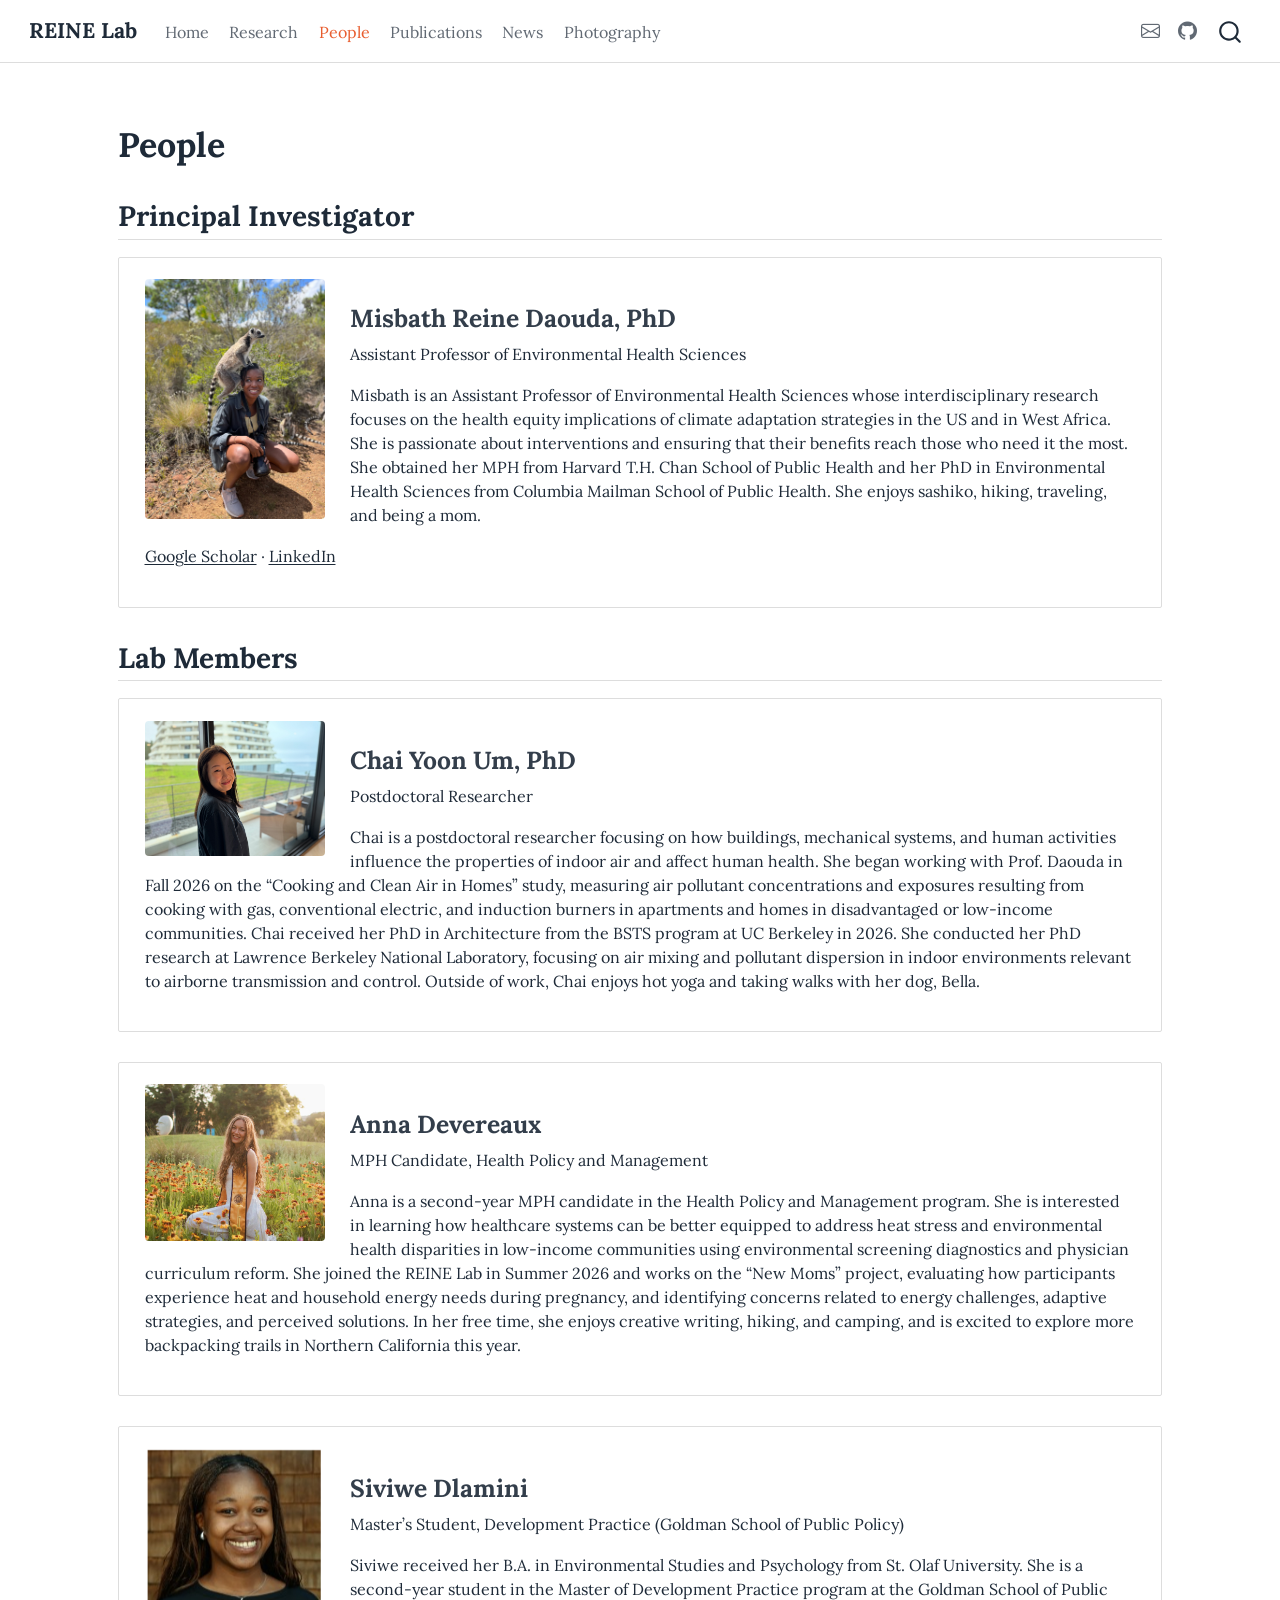
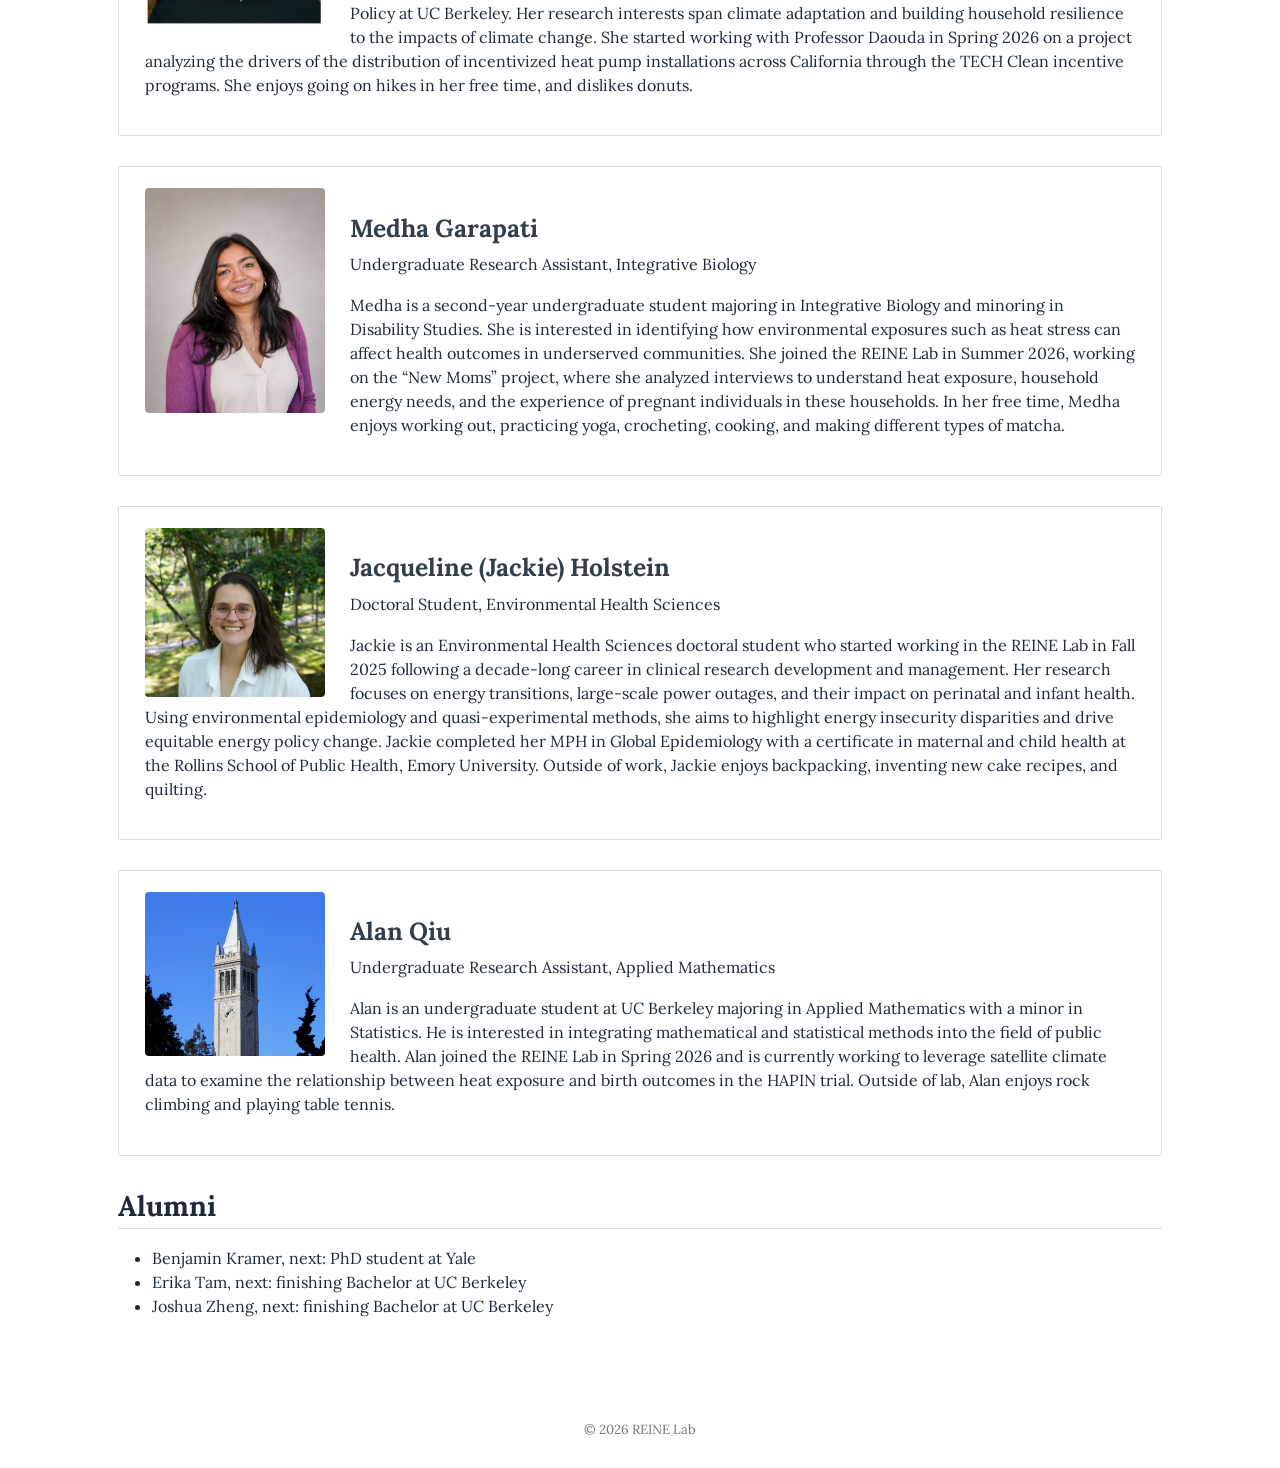
<file: docs/people.html>
<!DOCTYPE html>
<html xmlns="http://www.w3.org/1999/xhtml" lang="en" xml:lang="en"><head>

<meta charset="utf-8">
<meta name="generator" content="quarto-1.10.18">

<meta name="viewport" content="width=device-width, initial-scale=1.0, user-scalable=yes">


<title>people – REINE Lab</title>
<style>
/* Default styles provided by pandoc.
** See https://pandoc.org/MANUAL.html#variables-for-html for config info.
*/
span.smallcaps{font-variant: small-caps;}
div.columns{display: flex; gap: 1.5em;}
div.column{flex: auto;}
@media screen {
div.columns{gap: min(4vw, 1.5em);}
div.column{overflow-x: auto;}
}
div.hanging-indent{margin-left: 1.5em; text-indent: -1.5em;}
ul.task-list{list-style: none;}
ul.task-list li input[type="checkbox"] {
  width: 0.8em;
  margin: 0 0.8em 0.2em -1em; /* quarto-specific, see https://github.com/quarto-dev/quarto-cli/issues/4556 */ 
  vertical-align: middle;
}
</style>


<script src="site_libs/quarto-nav/quarto-nav.js"></script>
<script src="site_libs/quarto-nav/headroom.min.js"></script>
<script src="site_libs/clipboard/clipboard.min.js"></script>
<script src="site_libs/quarto-search/autocomplete.umd.js"></script>
<script src="site_libs/quarto-search/fuse.min.js"></script>
<script src="site_libs/quarto-search/quarto-search.js"></script>
<meta name="quarto:offset" content="./">
<script src="site_libs/quarto-html/quarto.js" type="module"></script>
<script src="site_libs/quarto-html/tabsets/tabsets.js" type="module"></script>
<script src="site_libs/quarto-html/popper.min.js"></script>
<script src="site_libs/quarto-html/tippy.umd.min.js"></script>
<script src="site_libs/quarto-html/anchor.min.js"></script>
<link href="site_libs/quarto-html/tippy.css" rel="stylesheet">
<link href="site_libs/quarto-html/quarto-syntax-highlighting-64a204ab8560d761af7679ceaba22944.css" rel="stylesheet" id="quarto-text-highlighting-styles">
<script src="site_libs/bootstrap/bootstrap.min.js"></script>
<link href="site_libs/bootstrap/bootstrap-icons.css" rel="stylesheet">
<link href="site_libs/bootstrap/bootstrap-72ad734f8b4c0e38c7a1ad6f54543f32.min.css" rel="stylesheet" append-hash="true" id="quarto-bootstrap" data-mode="light">
<script id="quarto-search-options" type="application/json">{
  "location": "navbar",
  "copy-button": false,
  "collapse-after": 3,
  "panel-placement": "end",
  "type": "overlay",
  "limit": 50,
  "keyboard-shortcut": [
    "f",
    "/",
    "s"
  ],
  "show-item-context": false,
  "language": {
    "search-no-results-text": "No results",
    "search-matching-documents-text": "matching documents",
    "search-copy-link-title": "Copy link to search",
    "search-hide-matches-text": "Hide additional matches",
    "search-more-match-text": "more match in this document",
    "search-more-matches-text": "more matches in this document",
    "search-clear-button-title": "Clear",
    "search-text-placeholder": "",
    "search-detached-cancel-button-title": "Cancel",
    "search-submit-button-title": "Submit",
    "search-label": "Search"
  }
}</script>


<link rel="stylesheet" href="styles.css">
</head>

<body class="nav-fixed fullcontent quarto-light">

<div id="quarto-search-results"></div>
  <header id="quarto-header" class="headroom fixed-top">
    <nav class="navbar navbar-expand-lg " data-bs-theme="dark">
      <div class="navbar-container container-fluid">
      <div class="navbar-brand-container mx-auto">
    <a class="navbar-brand" href="./index.html">
    <span class="navbar-title">REINE Lab</span>
    </a>
  </div>
            <div id="quarto-search" class="" title="Search"></div>
          <button class="navbar-toggler" type="button" data-bs-toggle="collapse" data-bs-target="#navbarCollapse" aria-controls="navbarCollapse" role="menu" aria-expanded="false" aria-label="Toggle navigation" onclick="if (window.quartoToggleHeadroom) { window.quartoToggleHeadroom(); }">
  <span class="navbar-toggler-icon"></span>
</button>
          <div class="collapse navbar-collapse" id="navbarCollapse">
            <ul class="navbar-nav navbar-nav-scroll me-auto">
  <li class="nav-item">
    <a class="nav-link" href="./index.html"> 
<span class="menu-text">Home</span></a>
  </li>  
  <li class="nav-item">
    <a class="nav-link" href="./research.html"> 
<span class="menu-text">Research</span></a>
  </li>  
  <li class="nav-item">
    <a class="nav-link active" href="./people.html" aria-current="page"> 
<span class="menu-text">People</span></a>
  </li>  
  <li class="nav-item">
    <a class="nav-link" href="./publications.html"> 
<span class="menu-text">Publications</span></a>
  </li>  
  <li class="nav-item">
    <a class="nav-link" href="./news.html"> 
<span class="menu-text">News</span></a>
  </li>  
  <li class="nav-item">
    <a class="nav-link" href="./photos.html"> 
<span class="menu-text">Photography</span></a>
  </li>  
</ul>
            <ul class="navbar-nav navbar-nav-scroll ms-auto">
  <li class="nav-item compact">
    <a class="nav-link" href="mailto:misbath.d@berkeley.edu"> <i class="bi bi-envelope" role="img">
</i> 
<span class="menu-text"></span></a>
  </li>  
  <li class="nav-item compact">
    <a class="nav-link" href="https://github.com/reinelab"> <i class="bi bi-github" role="img">
</i> 
<span class="menu-text"></span></a>
  </li>  
</ul>
          </div> <!-- /navcollapse -->
            <div class="quarto-navbar-tools">
</div>
      </div> <!-- /container-fluid -->
    </nav>
</header>
<!-- content -->
<div id="quarto-content" class="quarto-container page-columns page-rows-contents page-layout-article page-navbar">
<!-- sidebar -->
<!-- margin-sidebar -->
    
<!-- main -->
<main class="content" id="quarto-document-content"><header id="title-block-header" class="quarto-title-block"></header>




<section id="people" class="level1">
<h1>People</h1>
<section id="principal-investigator" class="level2">
<h2 class="anchored" data-anchor-id="principal-investigator">Principal Investigator</h2>
<div class="person-block">
<p><img src="images/lab-members/misbath-daouda.jpg" class="headshot" alt="Misbath Reine Daouda"></p>
<section id="misbath-reine-daouda-phd" class="level3">
<h3 class="anchored" data-anchor-id="misbath-reine-daouda-phd">Misbath Reine Daouda, PhD</h3>
<p>Assistant Professor of Environmental Health Sciences</p>
<p>Misbath is an Assistant Professor of Environmental Health Sciences whose interdisciplinary research focuses on the health equity implications of climate adaptation strategies in the US and in West Africa. She is passionate about interventions and ensuring that their benefits reach those who need it the most. She obtained her MPH from Harvard T.H. Chan School of Public Health and her PhD in Environmental Health Sciences from Columbia Mailman School of Public Health. She enjoys sashiko, hiking, traveling, and being a mom.</p>
<p><a href="https://scholar.google.com/citations?user=-NQvKekAAAAJ&amp;hl=en">Google Scholar</a> · <a href="https://linkedin.com/in/misbath-daouda-007089103">LinkedIn</a></p>
</section>
</div>
</section>
<section id="lab-members" class="level2">
<h2 class="anchored" data-anchor-id="lab-members">Lab Members</h2>
<div class="person-block">
<p><img src="images/lab-members/chai-yoon-um.jpg" class="headshot" alt="Chai Yoon Um"></p>
<section id="chai-yoon-um-phd" class="level3">
<h3 class="anchored" data-anchor-id="chai-yoon-um-phd">Chai Yoon Um, PhD</h3>
<p>Postdoctoral Researcher</p>
<p>Chai is a postdoctoral researcher focusing on how buildings, mechanical systems, and human activities influence the properties of indoor air and affect human health. She began working with Prof.&nbsp;Daouda in Fall 2026 on the “Cooking and Clean Air in Homes” study, measuring air pollutant concentrations and exposures resulting from cooking with gas, conventional electric, and induction burners in apartments and homes in disadvantaged or low-income communities. Chai received her PhD in Architecture from the BSTS program at UC Berkeley in 2026. She conducted her PhD research at Lawrence Berkeley National Laboratory, focusing on air mixing and pollutant dispersion in indoor environments relevant to airborne transmission and control. Outside of work, Chai enjoys hot yoga and taking walks with her dog, Bella.</p>
</section>
</div>
<div class="person-block">
<p><img src="images/lab-members/anna-devereaux.jpeg" class="headshot" alt="Anna Devereaux"></p>
<section id="anna-devereaux" class="level3">
<h3 class="anchored" data-anchor-id="anna-devereaux">Anna Devereaux</h3>
<p>MPH Candidate, Health Policy and Management</p>
<p>Anna is a second-year MPH candidate in the Health Policy and Management program. She is interested in learning how healthcare systems can be better equipped to address heat stress and environmental health disparities in low-income communities using environmental screening diagnostics and physician curriculum reform. She joined the REINE Lab in Summer 2026 and works on the “New Moms” project, evaluating how participants experience heat and household energy needs during pregnancy, and identifying concerns related to energy challenges, adaptive strategies, and perceived solutions. In her free time, she enjoys creative writing, hiking, and camping, and is excited to explore more backpacking trails in Northern California this year.</p>
</section>
</div>
<div class="person-block">
<p><img src="images/lab-members/siviwe-dlamini.png" class="headshot" alt="Siviwe Dlamini"></p>
<section id="siviwe-dlamini" class="level3">
<h3 class="anchored" data-anchor-id="siviwe-dlamini">Siviwe Dlamini</h3>
<p>Master’s Student, Development Practice (Goldman School of Public Policy)</p>
<p>Siviwe received her B.A. in Environmental Studies and Psychology from St.&nbsp;Olaf University. She is a second-year student in the Master of Development Practice program at the Goldman School of Public Policy at UC Berkeley. Her research interests span climate adaptation and building household resilience to the impacts of climate change. She started working with Professor Daouda in Spring 2026 on a project analyzing the drivers of the distribution of incentivized heat pump installations across California through the TECH Clean incentive programs. She enjoys going on hikes in her free time, and dislikes donuts.</p>
</section>
</div>
<div class="person-block">
<p><img src="images/lab-members/medha-garapati.png" class="headshot" alt="Medha Garapati"></p>
<section id="medha-garapati" class="level3">
<h3 class="anchored" data-anchor-id="medha-garapati">Medha Garapati</h3>
<p>Undergraduate Research Assistant, Integrative Biology</p>
<p>Medha is a second-year undergraduate student majoring in Integrative Biology and minoring in Disability Studies. She is interested in identifying how environmental exposures such as heat stress can affect health outcomes in underserved communities. She joined the REINE Lab in Summer 2026, working on the “New Moms” project, where she analyzed interviews to understand heat exposure, household energy needs, and the experience of pregnant individuals in these households. In her free time, Medha enjoys working out, practicing yoga, crocheting, cooking, and making different types of matcha.</p>
</section>
</div>
<div class="person-block">
<p><img src="images/lab-members/jacqueline-holstein.jpeg" class="headshot" alt="Jacqueline Holstein"></p>
<section id="jacqueline-jackie-holstein" class="level3">
<h3 class="anchored" data-anchor-id="jacqueline-jackie-holstein">Jacqueline (Jackie) Holstein</h3>
<p>Doctoral Student, Environmental Health Sciences</p>
<p>Jackie is an Environmental Health Sciences doctoral student who started working in the REINE Lab in Fall 2025 following a decade-long career in clinical research development and management. Her research focuses on energy transitions, large-scale power outages, and their impact on perinatal and infant health. Using environmental epidemiology and quasi-experimental methods, she aims to highlight energy insecurity disparities and drive equitable energy policy change. Jackie completed her MPH in Global Epidemiology with a certificate in maternal and child health at the Rollins School of Public Health, Emory University. Outside of work, Jackie enjoys backpacking, inventing new cake recipes, and quilting.</p>
</section>
</div>
<div class="person-block">
<p><img src="images/lab-members/alan-qiu.jpeg" class="headshot" alt="Alan Qiu"></p>
<section id="alan-qiu" class="level3">
<h3 class="anchored" data-anchor-id="alan-qiu">Alan Qiu</h3>
<p>Undergraduate Research Assistant, Applied Mathematics</p>
<p>Alan is an undergraduate student at UC Berkeley majoring in Applied Mathematics with a minor in Statistics. He is interested in integrating mathematical and statistical methods into the field of public health. Alan joined the REINE Lab in Spring 2026 and is currently working to leverage satellite climate data to examine the relationship between heat exposure and birth outcomes in the HAPIN trial. Outside of lab, Alan enjoys rock climbing and playing table tennis.</p>
</section>
</div>
</section>
<section id="alumni" class="level2">
<h2 class="anchored" data-anchor-id="alumni">Alumni</h2>
<ul>
<li>Benjamin Kramer, next: PhD student at Yale</li>
<li>Erika Tam, next: finishing Bachelor at UC Berkeley</li>
<li>Joshua Zheng, next: finishing Bachelor at UC Berkeley</li>
</ul>


</section>
</section>

</main> <!-- /main -->
<script id="quarto-html-after-body" type="application/javascript">
  window.document.addEventListener("DOMContentLoaded", function (event) {
    const icon = "";
    const anchorJS = new window.AnchorJS();
    anchorJS.options = {
      placement: 'right',
      icon: icon
    };
    anchorJS.add('.anchored');
    const isCodeAnnotation = (el) => {
      for (const clz of el.classList) {
        if (clz.startsWith('code-annotation-')) {                     
          return true;
        }
      }
      return false;
    }
    const onCopySuccess = function(e) {
      // button target
      const button = e.trigger;
      // don't keep focus
      button.blur();
      // flash "checked"
      button.classList.add('code-copy-button-checked');
      var currentTitle = button.getAttribute("title");
      button.setAttribute("title", "Copied!");
      let tooltip;
      if (window.bootstrap) {
        button.setAttribute("data-bs-toggle", "tooltip");
        button.setAttribute("data-bs-placement", "left");
        button.setAttribute("data-bs-title", "Copied!");
        tooltip = new bootstrap.Tooltip(button, 
          { trigger: "manual", 
            customClass: "code-copy-button-tooltip",
            offset: [0, -8]});
        tooltip.show();    
      }
      setTimeout(function() {
        if (tooltip) {
          tooltip.hide();
          button.removeAttribute("data-bs-title");
          button.removeAttribute("data-bs-toggle");
          button.removeAttribute("data-bs-placement");
        }
        button.setAttribute("title", currentTitle);
        button.classList.remove('code-copy-button-checked');
      }, 1000);
      // clear code selection
      e.clearSelection();
    }
    const getTextToCopy = function(trigger) {
      const outerScaffold = trigger.parentElement.cloneNode(true);
      const codeEl = outerScaffold.querySelector('code');
      for (const childEl of codeEl.children) {
        if (isCodeAnnotation(childEl)) {
          childEl.remove();
        }
      }
      return codeEl.innerText;
    }
    const clipboard = new window.ClipboardJS('.code-copy-button:not([data-in-quarto-modal])', {
      text: getTextToCopy
    });
    clipboard.on('success', onCopySuccess);
    if (window.document.getElementById('quarto-embedded-source-code-modal')) {
      const clipboardModal = new window.ClipboardJS('.code-copy-button[data-in-quarto-modal]', {
        text: getTextToCopy,
        container: window.document.getElementById('quarto-embedded-source-code-modal')
      });
      clipboardModal.on('success', onCopySuccess);
    }
      var localhostRegex = new RegExp(/^(?:http|https):\/\/localhost\:?[0-9]*\//);
      var mailtoRegex = new RegExp(/^mailto:/);
        var filterRegex = new RegExp('/' + window.location.host + '/');
      var isInternal = (href) => {
          return filterRegex.test(href) || localhostRegex.test(href) || mailtoRegex.test(href);
      }
      // Inspect non-navigation links and adorn them if external
     var links = window.document.querySelectorAll('a[href]:not(.nav-link):not(.navbar-brand):not(.toc-action):not(.sidebar-link):not(.sidebar-item-toggle):not(.pagination-link):not(.no-external):not([aria-hidden]):not(.dropdown-item):not(.quarto-navigation-tool):not(.about-link)');
      for (var i=0; i<links.length; i++) {
        const link = links[i];
        if (!isInternal(link.href)) {
          // undo the damage that might have been done by quarto-nav.js in the case of
          // links that we want to consider external
          if (link.dataset.originalHref !== undefined) {
            link.href = link.dataset.originalHref;
          }
        }
      }
    function tippyHover(el, contentFn, onTriggerFn, onUntriggerFn) {
      const config = {
        allowHTML: true,
        maxWidth: 500,
        delay: 100,
        arrow: false,
        appendTo: function(el) {
            return el.parentElement;
        },
        interactive: true,
        interactiveBorder: 10,
        theme: 'quarto',
        placement: 'bottom-start',
      };
      if (contentFn) {
        config.content = contentFn;
      }
      if (onTriggerFn) {
        config.onTrigger = onTriggerFn;
      }
      if (onUntriggerFn) {
        config.onUntrigger = onUntriggerFn;
      }
      window.tippy(el, config); 
    }
    const noterefs = window.document.querySelectorAll('a[role="doc-noteref"]');
    for (var i=0; i<noterefs.length; i++) {
      const ref = noterefs[i];
      tippyHover(ref, function() {
        // use id or data attribute instead here
        let href = ref.getAttribute('data-footnote-href') || ref.getAttribute('href');
        try { href = new URL(href).hash; } catch {}
        const id = href.replace(/^#\/?/, "");
        const note = window.document.getElementById(id);
        if (note) {
          return note.innerHTML;
        } else {
          return "";
        }
      });
    }
    const xrefs = window.document.querySelectorAll('a.quarto-xref');
    const processXRef = (id, note) => {
      // Strip column container classes
      const stripColumnClz = (el) => {
        el.classList.remove("page-full", "page-columns");
        if (el.children) {
          for (const child of el.children) {
            stripColumnClz(child);
          }
        }
      }
      stripColumnClz(note)
      if (id === null || id.startsWith('sec-')) {
        // Special case sections, only their first couple elements
        const container = document.createElement("div");
        if (note.children && note.children.length > 2) {
          container.appendChild(note.children[0].cloneNode(true));
          for (let i = 1; i < note.children.length; i++) {
            const child = note.children[i];
            if (child.tagName === "P" && child.innerText === "") {
              continue;
            } else {
              container.appendChild(child.cloneNode(true));
              break;
            }
          }
          if (window.Quarto?.typesetMath) {
            window.Quarto.typesetMath(container);
          }
          return container.innerHTML
        } else {
          if (window.Quarto?.typesetMath) {
            window.Quarto.typesetMath(note);
          }
          return note.innerHTML;
        }
      } else {
        // Remove any anchor links if they are present
        const anchorLink = note.querySelector('a.anchorjs-link');
        if (anchorLink) {
          anchorLink.remove();
        }
        if (window.Quarto?.typesetMath) {
          window.Quarto.typesetMath(note);
        }
        if (note.classList.contains("callout")) {
          return note.outerHTML;
        } else {
          return note.innerHTML;
        }
      }
    }
    for (var i=0; i<xrefs.length; i++) {
      const xref = xrefs[i];
      tippyHover(xref, undefined, function(instance) {
        instance.disable();
        let url = xref.getAttribute('href');
        let hash = undefined; 
        if (url.startsWith('#')) {
          hash = url;
        } else {
          try { hash = new URL(url).hash; } catch {}
        }
        if (hash) {
          const id = hash.replace(/^#\/?/, "");
          const note = window.document.getElementById(id);
          if (note !== null) {
            try {
              const html = processXRef(id, note.cloneNode(true));
              instance.setContent(html);
            } finally {
              instance.enable();
              instance.show();
            }
          } else {
            // See if we can fetch this
            fetch(url.split('#')[0])
            .then(res => res.text())
            .then(html => {
              const parser = new DOMParser();
              const htmlDoc = parser.parseFromString(html, "text/html");
              const note = htmlDoc.getElementById(id);
              if (note !== null) {
                const html = processXRef(id, note);
                instance.setContent(html);
              } 
            }).finally(() => {
              instance.enable();
              instance.show();
            });
          }
        } else {
          // See if we can fetch a full url (with no hash to target)
          // This is a special case and we should probably do some content thinning / targeting
          fetch(url)
          .then(res => res.text())
          .then(html => {
            const parser = new DOMParser();
            const htmlDoc = parser.parseFromString(html, "text/html");
            const note = htmlDoc.querySelector('main.content');
            if (note !== null) {
              // This should only happen for chapter cross references
              // (since there is no id in the URL)
              // remove the first header
              if (note.children.length > 0 && note.children[0].tagName === "HEADER") {
                note.children[0].remove();
              }
              const html = processXRef(null, note);
              instance.setContent(html);
            } 
          }).finally(() => {
            instance.enable();
            instance.show();
          });
        }
      }, function(instance) {
      });
    }
        let selectedAnnoteEl;
        const selectorForAnnotation = ( cell, annotation) => {
          let cellAttr = 'data-code-cell="' + cell + '"';
          let lineAttr = 'data-code-annotation="' +  annotation + '"';
          const selector = 'span[' + cellAttr + '][' + lineAttr + ']';
          return selector;
        }
        const selectCodeLines = (annoteEl) => {
          const doc = window.document;
          const targetCell = annoteEl.getAttribute("data-target-cell");
          const targetAnnotation = annoteEl.getAttribute("data-target-annotation");
          const annoteSpan = window.document.querySelector(selectorForAnnotation(targetCell, targetAnnotation));
          const lines = annoteSpan.getAttribute("data-code-lines").split(",");
          const lineIds = lines.map((line) => {
            return targetCell + "-" + line;
          })
          let top = null;
          let height = null;
          let parent = null;
          if (lineIds.length > 0) {
              //compute the position of the single el (top and bottom and make a div)
              const el = window.document.getElementById(lineIds[0]);
              top = el.offsetTop;
              height = el.offsetHeight;
              parent = el.parentElement.parentElement;
            if (lineIds.length > 1) {
              const lastEl = window.document.getElementById(lineIds[lineIds.length - 1]);
              const bottom = lastEl.offsetTop + lastEl.offsetHeight;
              height = bottom - top;
            }
            if (top !== null && height !== null && parent !== null) {
              // cook up a div (if necessary) and position it 
              let div = window.document.getElementById("code-annotation-line-highlight");
              if (div === null) {
                div = window.document.createElement("div");
                div.setAttribute("id", "code-annotation-line-highlight");
                div.style.position = 'absolute';
                parent.appendChild(div);
              }
              div.style.top = top - 2 + "px";
              div.style.height = height + 4 + "px";
              div.style.left = 0;
              let gutterDiv = window.document.getElementById("code-annotation-line-highlight-gutter");
              if (gutterDiv === null) {
                gutterDiv = window.document.createElement("div");
                gutterDiv.setAttribute("id", "code-annotation-line-highlight-gutter");
                gutterDiv.style.position = 'absolute';
                const codeCell = window.document.getElementById(targetCell);
                const gutter = codeCell.querySelector('.code-annotation-gutter');
                gutter.appendChild(gutterDiv);
              }
              gutterDiv.style.top = top - 2 + "px";
              gutterDiv.style.height = height + 4 + "px";
            }
            selectedAnnoteEl = annoteEl;
          }
        };
        const unselectCodeLines = () => {
          const elementsIds = ["code-annotation-line-highlight", "code-annotation-line-highlight-gutter"];
          elementsIds.forEach((elId) => {
            const div = window.document.getElementById(elId);
            if (div) {
              div.remove();
            }
          });
          selectedAnnoteEl = undefined;
        };
          // Handle positioning of the toggle
      window.addEventListener(
        "resize",
        throttle(() => {
          elRect = undefined;
          if (selectedAnnoteEl) {
            selectCodeLines(selectedAnnoteEl);
          }
        }, 10)
      );
      function throttle(fn, ms) {
      let throttle = false;
      let timer;
        return (...args) => {
          if(!throttle) { // first call gets through
              fn.apply(this, args);
              throttle = true;
          } else { // all the others get throttled
              if(timer) clearTimeout(timer); // cancel #2
              timer = setTimeout(() => {
                fn.apply(this, args);
                timer = throttle = false;
              }, ms);
          }
        };
      }
        // Attach click handler to the DT
        const annoteDls = window.document.querySelectorAll('dt[data-target-cell]');
        for (const annoteDlNode of annoteDls) {
          annoteDlNode.addEventListener('click', (event) => {
            const clickedEl = event.target;
            if (clickedEl !== selectedAnnoteEl) {
              unselectCodeLines();
              const activeEl = window.document.querySelector('dt[data-target-cell].code-annotation-active');
              if (activeEl) {
                activeEl.classList.remove('code-annotation-active');
              }
              selectCodeLines(clickedEl);
              clickedEl.classList.add('code-annotation-active');
            } else {
              // Unselect the line
              unselectCodeLines();
              clickedEl.classList.remove('code-annotation-active');
            }
          });
        }
    const findCites = (el) => {
      const parentEl = el.parentElement;
      if (parentEl) {
        const cites = parentEl.dataset.cites;
        if (cites) {
          return {
            el,
            cites: cites.split(' ')
          };
        } else {
          return findCites(el.parentElement)
        }
      } else {
        return undefined;
      }
    };
    var bibliorefs = window.document.querySelectorAll('a[role="doc-biblioref"]');
    for (var i=0; i<bibliorefs.length; i++) {
      const ref = bibliorefs[i];
      const citeInfo = findCites(ref);
      if (citeInfo) {
        tippyHover(citeInfo.el, function() {
          var popup = window.document.createElement('div');
          citeInfo.cites.forEach(function(cite) {
            var citeDiv = window.document.createElement('div');
            citeDiv.classList.add('hanging-indent');
            citeDiv.classList.add('csl-entry');
            var biblioDiv = window.document.getElementById('ref-' + cite);
            if (biblioDiv) {
              citeDiv.innerHTML = biblioDiv.innerHTML;
            }
            popup.appendChild(citeDiv);
          });
          return popup.innerHTML;
        });
      }
    }
  });
  </script>
</div> <!-- /content -->
<footer class="footer">
  <div class="nav-footer">
    <div class="nav-footer-left">
      &nbsp;
    </div>   
    <div class="nav-footer-center">
<p>© 2026 REINE Lab</p>
</div>
    <div class="nav-footer-right">
      &nbsp;
    </div>
  </div>
</footer>




</body></html>
</file>
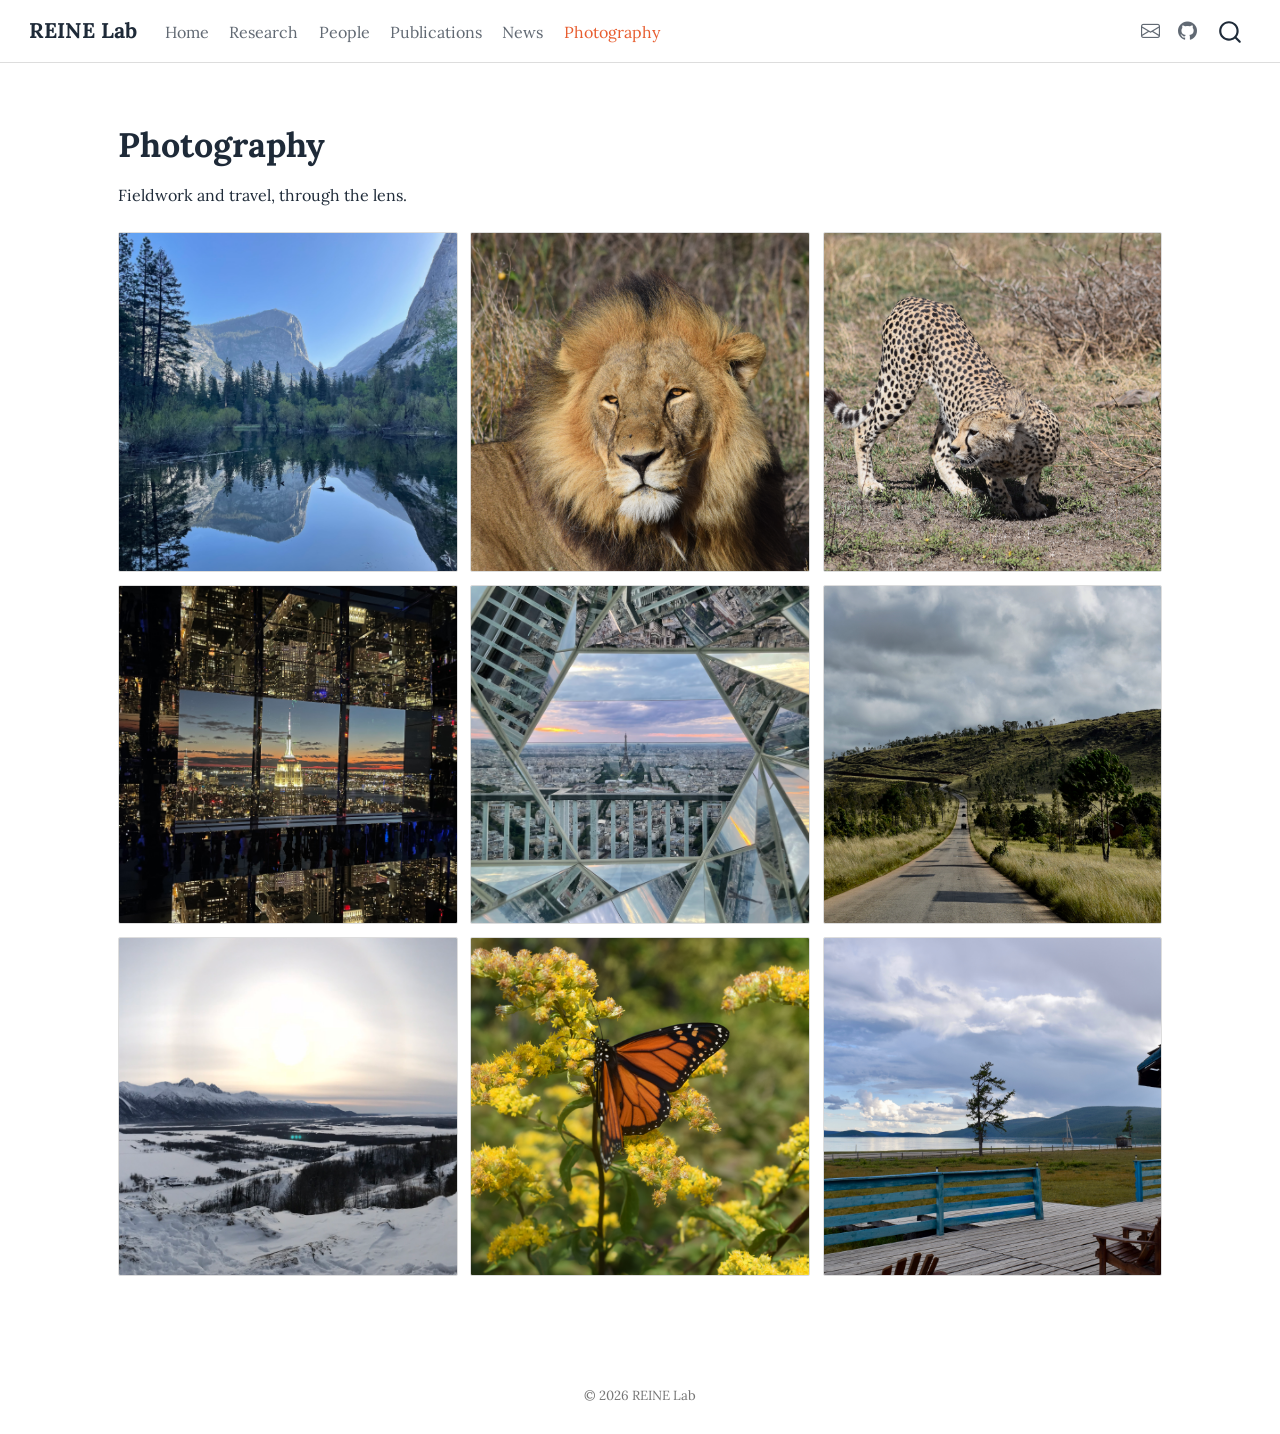
<file: docs/photos.html>
<!DOCTYPE html>
<html xmlns="http://www.w3.org/1999/xhtml" lang="en" xml:lang="en"><head>

<meta charset="utf-8">
<meta name="generator" content="quarto-1.10.18">

<meta name="viewport" content="width=device-width, initial-scale=1.0, user-scalable=yes">


<title>photos – REINE Lab</title>
<style>
/* Default styles provided by pandoc.
** See https://pandoc.org/MANUAL.html#variables-for-html for config info.
*/
span.smallcaps{font-variant: small-caps;}
div.columns{display: flex; gap: 1.5em;}
div.column{flex: auto;}
@media screen {
div.columns{gap: min(4vw, 1.5em);}
div.column{overflow-x: auto;}
}
div.hanging-indent{margin-left: 1.5em; text-indent: -1.5em;}
ul.task-list{list-style: none;}
ul.task-list li input[type="checkbox"] {
  width: 0.8em;
  margin: 0 0.8em 0.2em -1em; /* quarto-specific, see https://github.com/quarto-dev/quarto-cli/issues/4556 */ 
  vertical-align: middle;
}
</style>


<script src="site_libs/quarto-nav/quarto-nav.js"></script>
<script src="site_libs/quarto-nav/headroom.min.js"></script>
<script src="site_libs/clipboard/clipboard.min.js"></script>
<script src="site_libs/quarto-search/autocomplete.umd.js"></script>
<script src="site_libs/quarto-search/fuse.min.js"></script>
<script src="site_libs/quarto-search/quarto-search.js"></script>
<meta name="quarto:offset" content="./">
<script src="site_libs/quarto-html/quarto.js" type="module"></script>
<script src="site_libs/quarto-html/tabsets/tabsets.js" type="module"></script>
<script src="site_libs/quarto-html/popper.min.js"></script>
<script src="site_libs/quarto-html/tippy.umd.min.js"></script>
<script src="site_libs/quarto-html/anchor.min.js"></script>
<link href="site_libs/quarto-html/tippy.css" rel="stylesheet">
<link href="site_libs/quarto-html/quarto-syntax-highlighting-64a204ab8560d761af7679ceaba22944.css" rel="stylesheet" id="quarto-text-highlighting-styles">
<script src="site_libs/bootstrap/bootstrap.min.js"></script>
<link href="site_libs/bootstrap/bootstrap-icons.css" rel="stylesheet">
<link href="site_libs/bootstrap/bootstrap-72ad734f8b4c0e38c7a1ad6f54543f32.min.css" rel="stylesheet" append-hash="true" id="quarto-bootstrap" data-mode="light">
<script id="quarto-search-options" type="application/json">{
  "location": "navbar",
  "copy-button": false,
  "collapse-after": 3,
  "panel-placement": "end",
  "type": "overlay",
  "limit": 50,
  "keyboard-shortcut": [
    "f",
    "/",
    "s"
  ],
  "show-item-context": false,
  "language": {
    "search-no-results-text": "No results",
    "search-matching-documents-text": "matching documents",
    "search-copy-link-title": "Copy link to search",
    "search-hide-matches-text": "Hide additional matches",
    "search-more-match-text": "more match in this document",
    "search-more-matches-text": "more matches in this document",
    "search-clear-button-title": "Clear",
    "search-text-placeholder": "",
    "search-detached-cancel-button-title": "Cancel",
    "search-submit-button-title": "Submit",
    "search-label": "Search"
  }
}</script>


<link rel="stylesheet" href="styles.css">
</head>

<body class="nav-fixed fullcontent quarto-light">

<div id="quarto-search-results"></div>
  <header id="quarto-header" class="headroom fixed-top">
    <nav class="navbar navbar-expand-lg " data-bs-theme="dark">
      <div class="navbar-container container-fluid">
      <div class="navbar-brand-container mx-auto">
    <a class="navbar-brand" href="./index.html">
    <span class="navbar-title">REINE Lab</span>
    </a>
  </div>
            <div id="quarto-search" class="" title="Search"></div>
          <button class="navbar-toggler" type="button" data-bs-toggle="collapse" data-bs-target="#navbarCollapse" aria-controls="navbarCollapse" role="menu" aria-expanded="false" aria-label="Toggle navigation" onclick="if (window.quartoToggleHeadroom) { window.quartoToggleHeadroom(); }">
  <span class="navbar-toggler-icon"></span>
</button>
          <div class="collapse navbar-collapse" id="navbarCollapse">
            <ul class="navbar-nav navbar-nav-scroll me-auto">
  <li class="nav-item">
    <a class="nav-link" href="./index.html"> 
<span class="menu-text">Home</span></a>
  </li>  
  <li class="nav-item">
    <a class="nav-link" href="./research.html"> 
<span class="menu-text">Research</span></a>
  </li>  
  <li class="nav-item">
    <a class="nav-link" href="./people.html"> 
<span class="menu-text">People</span></a>
  </li>  
  <li class="nav-item">
    <a class="nav-link" href="./publications.html"> 
<span class="menu-text">Publications</span></a>
  </li>  
  <li class="nav-item">
    <a class="nav-link" href="./news.html"> 
<span class="menu-text">News</span></a>
  </li>  
  <li class="nav-item">
    <a class="nav-link active" href="./photos.html" aria-current="page"> 
<span class="menu-text">Photography</span></a>
  </li>  
</ul>
            <ul class="navbar-nav navbar-nav-scroll ms-auto">
  <li class="nav-item compact">
    <a class="nav-link" href="mailto:misbath.d@berkeley.edu"> <i class="bi bi-envelope" role="img">
</i> 
<span class="menu-text"></span></a>
  </li>  
  <li class="nav-item compact">
    <a class="nav-link" href="https://github.com/reinelab"> <i class="bi bi-github" role="img">
</i> 
<span class="menu-text"></span></a>
  </li>  
</ul>
          </div> <!-- /navcollapse -->
            <div class="quarto-navbar-tools">
</div>
      </div> <!-- /container-fluid -->
    </nav>
</header>
<!-- content -->
<div id="quarto-content" class="quarto-container page-columns page-rows-contents page-layout-article page-navbar">
<!-- sidebar -->
<!-- margin-sidebar -->
    
<!-- main -->
<main class="content" id="quarto-document-content"><header id="title-block-header" class="quarto-title-block"></header>




<section id="photography" class="level1">
<h1>Photography</h1>
<p>Fieldwork and travel, through the lens.</p>
<div class="photo-grid">
<figure class="figure">
<img src="images/photography/yosemite-reflection.jpeg" alt="Yosemite National Park, 2022" class="figure-img">
<figcaption>
Yosemite National Park, 2022
</figcaption>
</figure>
<figure class="figure">
<img src="images/photography/lion.JPG" alt="Tanzania, 2021" class="figure-img">
<figcaption>
Tanzania, 2021
</figcaption>
</figure>
<figure class="figure">
<img src="images/photography/leopard-stretch.JPG" alt="Tanzania, 2021" class="figure-img">
<figcaption>
Tanzania, 2021
</figcaption>
</figure>
<figure class="figure">
<img src="images/photography/one-summit.jpeg" alt="New York City, 2021" class="figure-img">
<figcaption>
New York City, 2021
</figcaption>
</figure>
<figure class="figure">
<img src="images/photography/eiffel-tower-reflection.jpeg" alt="Paris, 2021" class="figure-img">
<figcaption>
Paris, 2021
</figcaption>
</figure>
<figure class="figure">
<img src="images/photography/mada_road.JPG" alt="Madagascar, 2019" class="figure-img">
<figcaption>
Madagascar, 2019
</figcaption>
</figure>
<figure class="figure">
<img src="images/photography/alaska-pano.JPG" alt="Alaska, 2018" class="figure-img">
<figcaption>
Alaska, 2018
</figcaption>
</figure>
<figure class="figure">
<img src="images/photography/butterfly-nh.JPG" alt="Upstate NY, 2019" class="figure-img">
<figcaption>
Upstate NY, 2019
</figcaption>
</figure>
<figure class="figure">
<img src="images/photography/lake.jpg" alt="Lake Khövsgöl, 2019" class="figure-img">
<figcaption>
Lake Khövsgöl, 2019
</figcaption>
</figure>
</div>


</section>

</main> <!-- /main -->
<script id="quarto-html-after-body" type="application/javascript">
  window.document.addEventListener("DOMContentLoaded", function (event) {
    const icon = "";
    const anchorJS = new window.AnchorJS();
    anchorJS.options = {
      placement: 'right',
      icon: icon
    };
    anchorJS.add('.anchored');
    const isCodeAnnotation = (el) => {
      for (const clz of el.classList) {
        if (clz.startsWith('code-annotation-')) {                     
          return true;
        }
      }
      return false;
    }
    const onCopySuccess = function(e) {
      // button target
      const button = e.trigger;
      // don't keep focus
      button.blur();
      // flash "checked"
      button.classList.add('code-copy-button-checked');
      var currentTitle = button.getAttribute("title");
      button.setAttribute("title", "Copied!");
      let tooltip;
      if (window.bootstrap) {
        button.setAttribute("data-bs-toggle", "tooltip");
        button.setAttribute("data-bs-placement", "left");
        button.setAttribute("data-bs-title", "Copied!");
        tooltip = new bootstrap.Tooltip(button, 
          { trigger: "manual", 
            customClass: "code-copy-button-tooltip",
            offset: [0, -8]});
        tooltip.show();    
      }
      setTimeout(function() {
        if (tooltip) {
          tooltip.hide();
          button.removeAttribute("data-bs-title");
          button.removeAttribute("data-bs-toggle");
          button.removeAttribute("data-bs-placement");
        }
        button.setAttribute("title", currentTitle);
        button.classList.remove('code-copy-button-checked');
      }, 1000);
      // clear code selection
      e.clearSelection();
    }
    const getTextToCopy = function(trigger) {
      const outerScaffold = trigger.parentElement.cloneNode(true);
      const codeEl = outerScaffold.querySelector('code');
      for (const childEl of codeEl.children) {
        if (isCodeAnnotation(childEl)) {
          childEl.remove();
        }
      }
      return codeEl.innerText;
    }
    const clipboard = new window.ClipboardJS('.code-copy-button:not([data-in-quarto-modal])', {
      text: getTextToCopy
    });
    clipboard.on('success', onCopySuccess);
    if (window.document.getElementById('quarto-embedded-source-code-modal')) {
      const clipboardModal = new window.ClipboardJS('.code-copy-button[data-in-quarto-modal]', {
        text: getTextToCopy,
        container: window.document.getElementById('quarto-embedded-source-code-modal')
      });
      clipboardModal.on('success', onCopySuccess);
    }
      var localhostRegex = new RegExp(/^(?:http|https):\/\/localhost\:?[0-9]*\//);
      var mailtoRegex = new RegExp(/^mailto:/);
        var filterRegex = new RegExp('/' + window.location.host + '/');
      var isInternal = (href) => {
          return filterRegex.test(href) || localhostRegex.test(href) || mailtoRegex.test(href);
      }
      // Inspect non-navigation links and adorn them if external
     var links = window.document.querySelectorAll('a[href]:not(.nav-link):not(.navbar-brand):not(.toc-action):not(.sidebar-link):not(.sidebar-item-toggle):not(.pagination-link):not(.no-external):not([aria-hidden]):not(.dropdown-item):not(.quarto-navigation-tool):not(.about-link)');
      for (var i=0; i<links.length; i++) {
        const link = links[i];
        if (!isInternal(link.href)) {
          // undo the damage that might have been done by quarto-nav.js in the case of
          // links that we want to consider external
          if (link.dataset.originalHref !== undefined) {
            link.href = link.dataset.originalHref;
          }
        }
      }
    function tippyHover(el, contentFn, onTriggerFn, onUntriggerFn) {
      const config = {
        allowHTML: true,
        maxWidth: 500,
        delay: 100,
        arrow: false,
        appendTo: function(el) {
            return el.parentElement;
        },
        interactive: true,
        interactiveBorder: 10,
        theme: 'quarto',
        placement: 'bottom-start',
      };
      if (contentFn) {
        config.content = contentFn;
      }
      if (onTriggerFn) {
        config.onTrigger = onTriggerFn;
      }
      if (onUntriggerFn) {
        config.onUntrigger = onUntriggerFn;
      }
      window.tippy(el, config); 
    }
    const noterefs = window.document.querySelectorAll('a[role="doc-noteref"]');
    for (var i=0; i<noterefs.length; i++) {
      const ref = noterefs[i];
      tippyHover(ref, function() {
        // use id or data attribute instead here
        let href = ref.getAttribute('data-footnote-href') || ref.getAttribute('href');
        try { href = new URL(href).hash; } catch {}
        const id = href.replace(/^#\/?/, "");
        const note = window.document.getElementById(id);
        if (note) {
          return note.innerHTML;
        } else {
          return "";
        }
      });
    }
    const xrefs = window.document.querySelectorAll('a.quarto-xref');
    const processXRef = (id, note) => {
      // Strip column container classes
      const stripColumnClz = (el) => {
        el.classList.remove("page-full", "page-columns");
        if (el.children) {
          for (const child of el.children) {
            stripColumnClz(child);
          }
        }
      }
      stripColumnClz(note)
      if (id === null || id.startsWith('sec-')) {
        // Special case sections, only their first couple elements
        const container = document.createElement("div");
        if (note.children && note.children.length > 2) {
          container.appendChild(note.children[0].cloneNode(true));
          for (let i = 1; i < note.children.length; i++) {
            const child = note.children[i];
            if (child.tagName === "P" && child.innerText === "") {
              continue;
            } else {
              container.appendChild(child.cloneNode(true));
              break;
            }
          }
          if (window.Quarto?.typesetMath) {
            window.Quarto.typesetMath(container);
          }
          return container.innerHTML
        } else {
          if (window.Quarto?.typesetMath) {
            window.Quarto.typesetMath(note);
          }
          return note.innerHTML;
        }
      } else {
        // Remove any anchor links if they are present
        const anchorLink = note.querySelector('a.anchorjs-link');
        if (anchorLink) {
          anchorLink.remove();
        }
        if (window.Quarto?.typesetMath) {
          window.Quarto.typesetMath(note);
        }
        if (note.classList.contains("callout")) {
          return note.outerHTML;
        } else {
          return note.innerHTML;
        }
      }
    }
    for (var i=0; i<xrefs.length; i++) {
      const xref = xrefs[i];
      tippyHover(xref, undefined, function(instance) {
        instance.disable();
        let url = xref.getAttribute('href');
        let hash = undefined; 
        if (url.startsWith('#')) {
          hash = url;
        } else {
          try { hash = new URL(url).hash; } catch {}
        }
        if (hash) {
          const id = hash.replace(/^#\/?/, "");
          const note = window.document.getElementById(id);
          if (note !== null) {
            try {
              const html = processXRef(id, note.cloneNode(true));
              instance.setContent(html);
            } finally {
              instance.enable();
              instance.show();
            }
          } else {
            // See if we can fetch this
            fetch(url.split('#')[0])
            .then(res => res.text())
            .then(html => {
              const parser = new DOMParser();
              const htmlDoc = parser.parseFromString(html, "text/html");
              const note = htmlDoc.getElementById(id);
              if (note !== null) {
                const html = processXRef(id, note);
                instance.setContent(html);
              } 
            }).finally(() => {
              instance.enable();
              instance.show();
            });
          }
        } else {
          // See if we can fetch a full url (with no hash to target)
          // This is a special case and we should probably do some content thinning / targeting
          fetch(url)
          .then(res => res.text())
          .then(html => {
            const parser = new DOMParser();
            const htmlDoc = parser.parseFromString(html, "text/html");
            const note = htmlDoc.querySelector('main.content');
            if (note !== null) {
              // This should only happen for chapter cross references
              // (since there is no id in the URL)
              // remove the first header
              if (note.children.length > 0 && note.children[0].tagName === "HEADER") {
                note.children[0].remove();
              }
              const html = processXRef(null, note);
              instance.setContent(html);
            } 
          }).finally(() => {
            instance.enable();
            instance.show();
          });
        }
      }, function(instance) {
      });
    }
        let selectedAnnoteEl;
        const selectorForAnnotation = ( cell, annotation) => {
          let cellAttr = 'data-code-cell="' + cell + '"';
          let lineAttr = 'data-code-annotation="' +  annotation + '"';
          const selector = 'span[' + cellAttr + '][' + lineAttr + ']';
          return selector;
        }
        const selectCodeLines = (annoteEl) => {
          const doc = window.document;
          const targetCell = annoteEl.getAttribute("data-target-cell");
          const targetAnnotation = annoteEl.getAttribute("data-target-annotation");
          const annoteSpan = window.document.querySelector(selectorForAnnotation(targetCell, targetAnnotation));
          const lines = annoteSpan.getAttribute("data-code-lines").split(",");
          const lineIds = lines.map((line) => {
            return targetCell + "-" + line;
          })
          let top = null;
          let height = null;
          let parent = null;
          if (lineIds.length > 0) {
              //compute the position of the single el (top and bottom and make a div)
              const el = window.document.getElementById(lineIds[0]);
              top = el.offsetTop;
              height = el.offsetHeight;
              parent = el.parentElement.parentElement;
            if (lineIds.length > 1) {
              const lastEl = window.document.getElementById(lineIds[lineIds.length - 1]);
              const bottom = lastEl.offsetTop + lastEl.offsetHeight;
              height = bottom - top;
            }
            if (top !== null && height !== null && parent !== null) {
              // cook up a div (if necessary) and position it 
              let div = window.document.getElementById("code-annotation-line-highlight");
              if (div === null) {
                div = window.document.createElement("div");
                div.setAttribute("id", "code-annotation-line-highlight");
                div.style.position = 'absolute';
                parent.appendChild(div);
              }
              div.style.top = top - 2 + "px";
              div.style.height = height + 4 + "px";
              div.style.left = 0;
              let gutterDiv = window.document.getElementById("code-annotation-line-highlight-gutter");
              if (gutterDiv === null) {
                gutterDiv = window.document.createElement("div");
                gutterDiv.setAttribute("id", "code-annotation-line-highlight-gutter");
                gutterDiv.style.position = 'absolute';
                const codeCell = window.document.getElementById(targetCell);
                const gutter = codeCell.querySelector('.code-annotation-gutter');
                gutter.appendChild(gutterDiv);
              }
              gutterDiv.style.top = top - 2 + "px";
              gutterDiv.style.height = height + 4 + "px";
            }
            selectedAnnoteEl = annoteEl;
          }
        };
        const unselectCodeLines = () => {
          const elementsIds = ["code-annotation-line-highlight", "code-annotation-line-highlight-gutter"];
          elementsIds.forEach((elId) => {
            const div = window.document.getElementById(elId);
            if (div) {
              div.remove();
            }
          });
          selectedAnnoteEl = undefined;
        };
          // Handle positioning of the toggle
      window.addEventListener(
        "resize",
        throttle(() => {
          elRect = undefined;
          if (selectedAnnoteEl) {
            selectCodeLines(selectedAnnoteEl);
          }
        }, 10)
      );
      function throttle(fn, ms) {
      let throttle = false;
      let timer;
        return (...args) => {
          if(!throttle) { // first call gets through
              fn.apply(this, args);
              throttle = true;
          } else { // all the others get throttled
              if(timer) clearTimeout(timer); // cancel #2
              timer = setTimeout(() => {
                fn.apply(this, args);
                timer = throttle = false;
              }, ms);
          }
        };
      }
        // Attach click handler to the DT
        const annoteDls = window.document.querySelectorAll('dt[data-target-cell]');
        for (const annoteDlNode of annoteDls) {
          annoteDlNode.addEventListener('click', (event) => {
            const clickedEl = event.target;
            if (clickedEl !== selectedAnnoteEl) {
              unselectCodeLines();
              const activeEl = window.document.querySelector('dt[data-target-cell].code-annotation-active');
              if (activeEl) {
                activeEl.classList.remove('code-annotation-active');
              }
              selectCodeLines(clickedEl);
              clickedEl.classList.add('code-annotation-active');
            } else {
              // Unselect the line
              unselectCodeLines();
              clickedEl.classList.remove('code-annotation-active');
            }
          });
        }
    const findCites = (el) => {
      const parentEl = el.parentElement;
      if (parentEl) {
        const cites = parentEl.dataset.cites;
        if (cites) {
          return {
            el,
            cites: cites.split(' ')
          };
        } else {
          return findCites(el.parentElement)
        }
      } else {
        return undefined;
      }
    };
    var bibliorefs = window.document.querySelectorAll('a[role="doc-biblioref"]');
    for (var i=0; i<bibliorefs.length; i++) {
      const ref = bibliorefs[i];
      const citeInfo = findCites(ref);
      if (citeInfo) {
        tippyHover(citeInfo.el, function() {
          var popup = window.document.createElement('div');
          citeInfo.cites.forEach(function(cite) {
            var citeDiv = window.document.createElement('div');
            citeDiv.classList.add('hanging-indent');
            citeDiv.classList.add('csl-entry');
            var biblioDiv = window.document.getElementById('ref-' + cite);
            if (biblioDiv) {
              citeDiv.innerHTML = biblioDiv.innerHTML;
            }
            popup.appendChild(citeDiv);
          });
          return popup.innerHTML;
        });
      }
    }
  });
  </script>
</div> <!-- /content -->
<footer class="footer">
  <div class="nav-footer">
    <div class="nav-footer-left">
      &nbsp;
    </div>   
    <div class="nav-footer-center">
<p>© 2026 REINE Lab</p>
</div>
    <div class="nav-footer-right">
      &nbsp;
    </div>
  </div>
</footer>




</body></html>
</file>
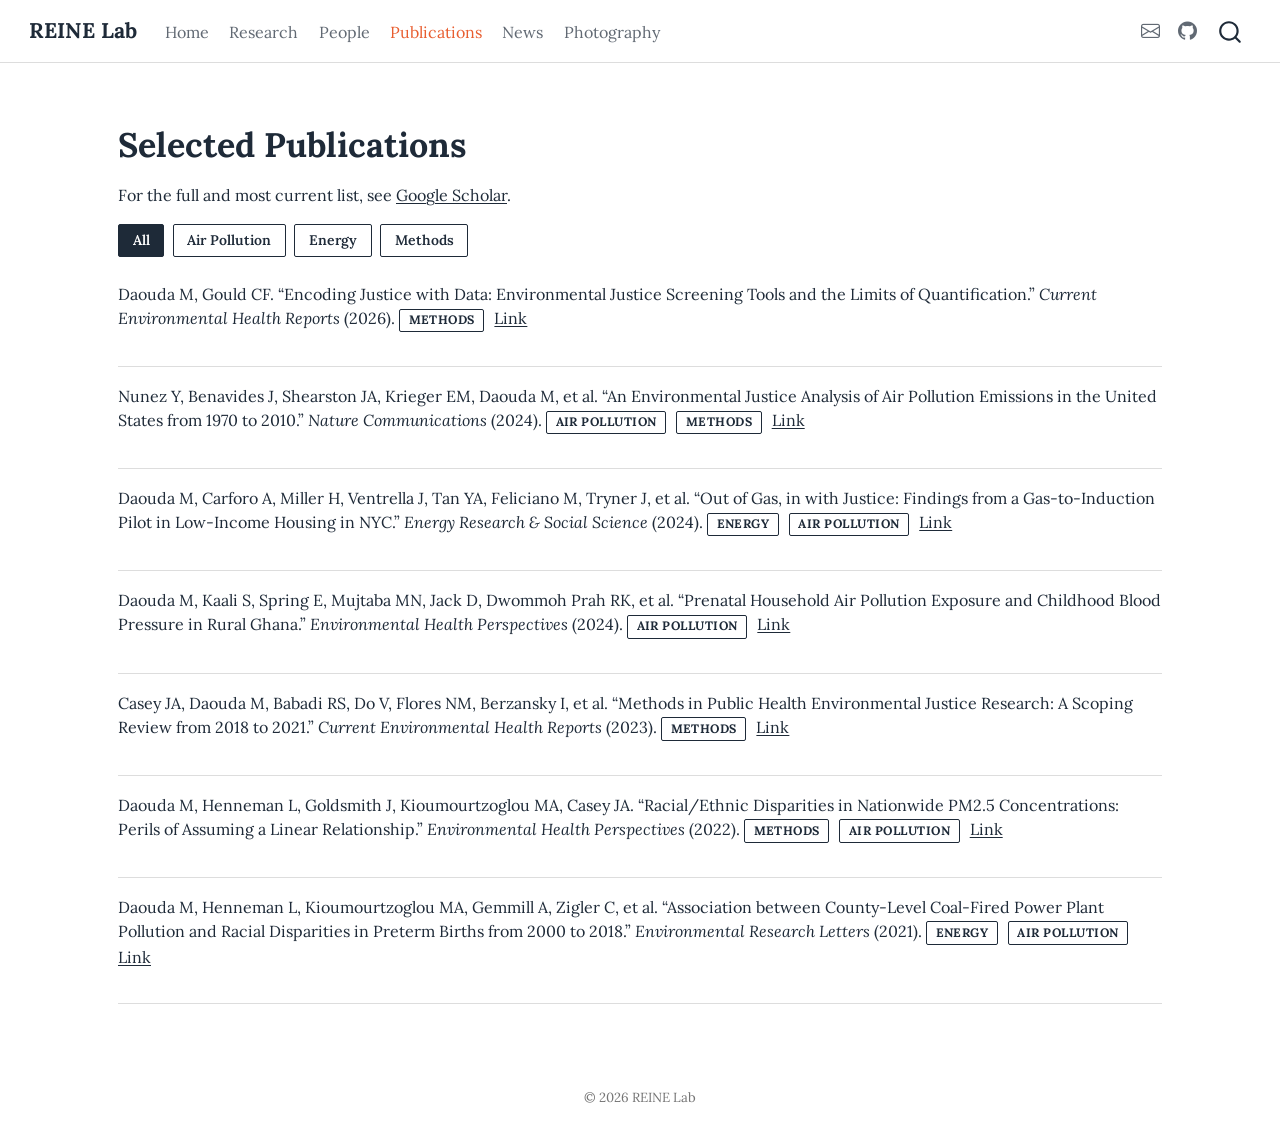
<file: docs/publications.html>
<!DOCTYPE html>
<html xmlns="http://www.w3.org/1999/xhtml" lang="en" xml:lang="en"><head>

<meta charset="utf-8">
<meta name="generator" content="quarto-1.10.18">

<meta name="viewport" content="width=device-width, initial-scale=1.0, user-scalable=yes">


<title>publications – REINE Lab</title>
<style>
/* Default styles provided by pandoc.
** See https://pandoc.org/MANUAL.html#variables-for-html for config info.
*/
span.smallcaps{font-variant: small-caps;}
div.columns{display: flex; gap: 1.5em;}
div.column{flex: auto;}
@media screen {
div.columns{gap: min(4vw, 1.5em);}
div.column{overflow-x: auto;}
}
div.hanging-indent{margin-left: 1.5em; text-indent: -1.5em;}
ul.task-list{list-style: none;}
ul.task-list li input[type="checkbox"] {
  width: 0.8em;
  margin: 0 0.8em 0.2em -1em; /* quarto-specific, see https://github.com/quarto-dev/quarto-cli/issues/4556 */ 
  vertical-align: middle;
}
</style>


<script src="site_libs/quarto-nav/quarto-nav.js"></script>
<script src="site_libs/quarto-nav/headroom.min.js"></script>
<script src="site_libs/clipboard/clipboard.min.js"></script>
<script src="site_libs/quarto-search/autocomplete.umd.js"></script>
<script src="site_libs/quarto-search/fuse.min.js"></script>
<script src="site_libs/quarto-search/quarto-search.js"></script>
<meta name="quarto:offset" content="./">
<script src="site_libs/quarto-html/quarto.js" type="module"></script>
<script src="site_libs/quarto-html/tabsets/tabsets.js" type="module"></script>
<script src="site_libs/quarto-html/popper.min.js"></script>
<script src="site_libs/quarto-html/tippy.umd.min.js"></script>
<script src="site_libs/quarto-html/anchor.min.js"></script>
<link href="site_libs/quarto-html/tippy.css" rel="stylesheet">
<link href="site_libs/quarto-html/quarto-syntax-highlighting-64a204ab8560d761af7679ceaba22944.css" rel="stylesheet" id="quarto-text-highlighting-styles">
<script src="site_libs/bootstrap/bootstrap.min.js"></script>
<link href="site_libs/bootstrap/bootstrap-icons.css" rel="stylesheet">
<link href="site_libs/bootstrap/bootstrap-72ad734f8b4c0e38c7a1ad6f54543f32.min.css" rel="stylesheet" append-hash="true" id="quarto-bootstrap" data-mode="light">
<script id="quarto-search-options" type="application/json">{
  "location": "navbar",
  "copy-button": false,
  "collapse-after": 3,
  "panel-placement": "end",
  "type": "overlay",
  "limit": 50,
  "keyboard-shortcut": [
    "f",
    "/",
    "s"
  ],
  "show-item-context": false,
  "language": {
    "search-no-results-text": "No results",
    "search-matching-documents-text": "matching documents",
    "search-copy-link-title": "Copy link to search",
    "search-hide-matches-text": "Hide additional matches",
    "search-more-match-text": "more match in this document",
    "search-more-matches-text": "more matches in this document",
    "search-clear-button-title": "Clear",
    "search-text-placeholder": "",
    "search-detached-cancel-button-title": "Cancel",
    "search-submit-button-title": "Submit",
    "search-label": "Search"
  }
}</script>


<link rel="stylesheet" href="styles.css">
</head>

<body class="nav-fixed fullcontent quarto-light">

<div id="quarto-search-results"></div>
  <header id="quarto-header" class="headroom fixed-top">
    <nav class="navbar navbar-expand-lg " data-bs-theme="dark">
      <div class="navbar-container container-fluid">
      <div class="navbar-brand-container mx-auto">
    <a class="navbar-brand" href="./index.html">
    <span class="navbar-title">REINE Lab</span>
    </a>
  </div>
            <div id="quarto-search" class="" title="Search"></div>
          <button class="navbar-toggler" type="button" data-bs-toggle="collapse" data-bs-target="#navbarCollapse" aria-controls="navbarCollapse" role="menu" aria-expanded="false" aria-label="Toggle navigation" onclick="if (window.quartoToggleHeadroom) { window.quartoToggleHeadroom(); }">
  <span class="navbar-toggler-icon"></span>
</button>
          <div class="collapse navbar-collapse" id="navbarCollapse">
            <ul class="navbar-nav navbar-nav-scroll me-auto">
  <li class="nav-item">
    <a class="nav-link" href="./index.html"> 
<span class="menu-text">Home</span></a>
  </li>  
  <li class="nav-item">
    <a class="nav-link" href="./research.html"> 
<span class="menu-text">Research</span></a>
  </li>  
  <li class="nav-item">
    <a class="nav-link" href="./people.html"> 
<span class="menu-text">People</span></a>
  </li>  
  <li class="nav-item">
    <a class="nav-link active" href="./publications.html" aria-current="page"> 
<span class="menu-text">Publications</span></a>
  </li>  
  <li class="nav-item">
    <a class="nav-link" href="./news.html"> 
<span class="menu-text">News</span></a>
  </li>  
  <li class="nav-item">
    <a class="nav-link" href="./photos.html"> 
<span class="menu-text">Photography</span></a>
  </li>  
</ul>
            <ul class="navbar-nav navbar-nav-scroll ms-auto">
  <li class="nav-item compact">
    <a class="nav-link" href="mailto:misbath.d@berkeley.edu"> <i class="bi bi-envelope" role="img">
</i> 
<span class="menu-text"></span></a>
  </li>  
  <li class="nav-item compact">
    <a class="nav-link" href="https://github.com/reinelab"> <i class="bi bi-github" role="img">
</i> 
<span class="menu-text"></span></a>
  </li>  
</ul>
          </div> <!-- /navcollapse -->
            <div class="quarto-navbar-tools">
</div>
      </div> <!-- /container-fluid -->
    </nav>
</header>
<!-- content -->
<div id="quarto-content" class="quarto-container page-columns page-rows-contents page-layout-article page-navbar">
<!-- sidebar -->
<!-- margin-sidebar -->
    
<!-- main -->
<main class="content" id="quarto-document-content"><header id="title-block-header" class="quarto-title-block"></header>




<section id="selected-publications" class="level1">
<h1>Selected Publications</h1>
<p>For the full and most current list, see <a href="https://scholar.google.com/citations?user=-NQvKekAAAAJ&amp;hl=en">Google Scholar</a>.</p>
<div id="pub-filters" class="pub-filters">
<button class="pub-filter-btn active" data-filter="all">
All
</button>
<button class="pub-filter-btn" data-filter="air">
Air Pollution
</button>
<button class="pub-filter-btn" data-filter="energy">
Energy
</button>
<button class="pub-filter-btn" data-filter="methods">
Methods
</button>
</div>
<div id="pub-list">
<div class="pub-item" data-topics="methods">
<p>Daouda M, Gould CF. “Encoding Justice with Data: Environmental Justice Screening Tools and the Limits of Quantification.” <em>Current Environmental Health Reports</em> (2026). <span class="tag" data-filter="methods">Methods</span> <a href="https://link.springer.com/article/10.1007/s40572-026-00543-9">Link</a></p>
</div>
<div class="pub-item" data-topics="air methods">
<p>Nunez Y, Benavides J, Shearston JA, Krieger EM, Daouda M, et al.&nbsp;“An Environmental Justice Analysis of Air Pollution Emissions in the United States from 1970 to 2010.” <em>Nature Communications</em> (2024). <span class="tag" data-filter="air">Air Pollution</span> <span class="tag" data-filter="methods">Methods</span> <a href="https://scholar.google.com/scholar?q=An+environmental+justice+analysis+of+air+pollution+emissions+in+the+United+States+from+1970+to+2010">Link</a></p>
</div>
<div class="pub-item" data-topics="energy air">
<p>Daouda M, Carforo A, Miller H, Ventrella J, Tan YA, Feliciano M, Tryner J, et al.&nbsp;“Out of Gas, in with Justice: Findings from a Gas-to-Induction Pilot in Low-Income Housing in NYC.” <em>Energy Research &amp; Social Science</em> (2024). <span class="tag" data-filter="energy">Energy</span> <span class="tag" data-filter="air">Air Pollution</span> <a href="https://scholar.google.com/scholar?q=Out+of+gas+in+with+justice+findings+from+a+gas-to-induction+pilot+in+low-income+housing+in+NYC">Link</a></p>
</div>
<div class="pub-item" data-topics="air">
<p>Daouda M, Kaali S, Spring E, Mujtaba MN, Jack D, Dwommoh Prah RK, et al.&nbsp;“Prenatal Household Air Pollution Exposure and Childhood Blood Pressure in Rural Ghana.” <em>Environmental Health Perspectives</em> (2024). <span class="tag" data-filter="air">Air Pollution</span> <a href="https://ehp.niehs.nih.gov/doi/10.1289/EHP13225">Link</a></p>
</div>
<div class="pub-item" data-topics="methods">
<p>Casey JA, Daouda M, Babadi RS, Do V, Flores NM, Berzansky I, et al.&nbsp;“Methods in Public Health Environmental Justice Research: A Scoping Review from 2018 to 2021.” <em>Current Environmental Health Reports</em> (2023). <span class="tag" data-filter="methods">Methods</span> <a href="https://scholar.google.com/scholar?q=Methods+in+public+health+environmental+justice+research+a+scoping+review+from+2018+to+2021">Link</a></p>
</div>
<div class="pub-item" data-topics="methods air">
<p>Daouda M, Henneman L, Goldsmith J, Kioumourtzoglou MA, Casey JA. “Racial/Ethnic Disparities in Nationwide PM2.5 Concentrations: Perils of Assuming a Linear Relationship.” <em>Environmental Health Perspectives</em> (2022). <span class="tag" data-filter="methods">Methods</span> <span class="tag" data-filter="air">Air Pollution</span> <a href="https://scholar.google.com/scholar?q=Racial+ethnic+disparities+in+nationwide+PM2.5+concentrations+perils+of+assuming+a+linear+relationship">Link</a></p>
</div>
<div class="pub-item" data-topics="energy air">
<p>Daouda M, Henneman L, Kioumourtzoglou MA, Gemmill A, Zigler C, et al.&nbsp;“Association between County-Level Coal-Fired Power Plant Pollution and Racial Disparities in Preterm Births from 2000 to 2018.” <em>Environmental Research Letters</em> (2021). <span class="tag" data-filter="energy">Energy</span> <span class="tag" data-filter="air">Air Pollution</span> <a href="https://scholar.google.com/scholar?q=Association+between+county-level+coal-fired+power+plant+pollution+and+racial+disparities+in+preterm+births">Link</a></p>
</div>
</div>
<script>
(function() {
  var buttons = document.querySelectorAll('.pub-filter-btn');
  var tags = document.querySelectorAll('#pub-list .tag[data-filter]');
  var items = document.querySelectorAll('.pub-item');

  function applyFilter(filter) {
    buttons.forEach(function(b) {
      b.classList.toggle('active', b.getAttribute('data-filter') === filter);
    });
    items.forEach(function(item) {
      var topics = (item.getAttribute('data-topics') || '').split(' ');
      item.hidden = !(filter === 'all' || topics.indexOf(filter) !== -1);
    });
  }

  buttons.forEach(function(btn) {
    btn.addEventListener('click', function() {
      applyFilter(btn.getAttribute('data-filter'));
    });
  });

  tags.forEach(function(tag) {
    tag.addEventListener('click', function() {
      applyFilter(tag.getAttribute('data-filter'));
    });
  });
})();
</script>


</section>

</main> <!-- /main -->
<script id="quarto-html-after-body" type="application/javascript">
  window.document.addEventListener("DOMContentLoaded", function (event) {
    const icon = "";
    const anchorJS = new window.AnchorJS();
    anchorJS.options = {
      placement: 'right',
      icon: icon
    };
    anchorJS.add('.anchored');
    const isCodeAnnotation = (el) => {
      for (const clz of el.classList) {
        if (clz.startsWith('code-annotation-')) {                     
          return true;
        }
      }
      return false;
    }
    const onCopySuccess = function(e) {
      // button target
      const button = e.trigger;
      // don't keep focus
      button.blur();
      // flash "checked"
      button.classList.add('code-copy-button-checked');
      var currentTitle = button.getAttribute("title");
      button.setAttribute("title", "Copied!");
      let tooltip;
      if (window.bootstrap) {
        button.setAttribute("data-bs-toggle", "tooltip");
        button.setAttribute("data-bs-placement", "left");
        button.setAttribute("data-bs-title", "Copied!");
        tooltip = new bootstrap.Tooltip(button, 
          { trigger: "manual", 
            customClass: "code-copy-button-tooltip",
            offset: [0, -8]});
        tooltip.show();    
      }
      setTimeout(function() {
        if (tooltip) {
          tooltip.hide();
          button.removeAttribute("data-bs-title");
          button.removeAttribute("data-bs-toggle");
          button.removeAttribute("data-bs-placement");
        }
        button.setAttribute("title", currentTitle);
        button.classList.remove('code-copy-button-checked');
      }, 1000);
      // clear code selection
      e.clearSelection();
    }
    const getTextToCopy = function(trigger) {
      const outerScaffold = trigger.parentElement.cloneNode(true);
      const codeEl = outerScaffold.querySelector('code');
      for (const childEl of codeEl.children) {
        if (isCodeAnnotation(childEl)) {
          childEl.remove();
        }
      }
      return codeEl.innerText;
    }
    const clipboard = new window.ClipboardJS('.code-copy-button:not([data-in-quarto-modal])', {
      text: getTextToCopy
    });
    clipboard.on('success', onCopySuccess);
    if (window.document.getElementById('quarto-embedded-source-code-modal')) {
      const clipboardModal = new window.ClipboardJS('.code-copy-button[data-in-quarto-modal]', {
        text: getTextToCopy,
        container: window.document.getElementById('quarto-embedded-source-code-modal')
      });
      clipboardModal.on('success', onCopySuccess);
    }
      var localhostRegex = new RegExp(/^(?:http|https):\/\/localhost\:?[0-9]*\//);
      var mailtoRegex = new RegExp(/^mailto:/);
        var filterRegex = new RegExp('/' + window.location.host + '/');
      var isInternal = (href) => {
          return filterRegex.test(href) || localhostRegex.test(href) || mailtoRegex.test(href);
      }
      // Inspect non-navigation links and adorn them if external
     var links = window.document.querySelectorAll('a[href]:not(.nav-link):not(.navbar-brand):not(.toc-action):not(.sidebar-link):not(.sidebar-item-toggle):not(.pagination-link):not(.no-external):not([aria-hidden]):not(.dropdown-item):not(.quarto-navigation-tool):not(.about-link)');
      for (var i=0; i<links.length; i++) {
        const link = links[i];
        if (!isInternal(link.href)) {
          // undo the damage that might have been done by quarto-nav.js in the case of
          // links that we want to consider external
          if (link.dataset.originalHref !== undefined) {
            link.href = link.dataset.originalHref;
          }
        }
      }
    function tippyHover(el, contentFn, onTriggerFn, onUntriggerFn) {
      const config = {
        allowHTML: true,
        maxWidth: 500,
        delay: 100,
        arrow: false,
        appendTo: function(el) {
            return el.parentElement;
        },
        interactive: true,
        interactiveBorder: 10,
        theme: 'quarto',
        placement: 'bottom-start',
      };
      if (contentFn) {
        config.content = contentFn;
      }
      if (onTriggerFn) {
        config.onTrigger = onTriggerFn;
      }
      if (onUntriggerFn) {
        config.onUntrigger = onUntriggerFn;
      }
      window.tippy(el, config); 
    }
    const noterefs = window.document.querySelectorAll('a[role="doc-noteref"]');
    for (var i=0; i<noterefs.length; i++) {
      const ref = noterefs[i];
      tippyHover(ref, function() {
        // use id or data attribute instead here
        let href = ref.getAttribute('data-footnote-href') || ref.getAttribute('href');
        try { href = new URL(href).hash; } catch {}
        const id = href.replace(/^#\/?/, "");
        const note = window.document.getElementById(id);
        if (note) {
          return note.innerHTML;
        } else {
          return "";
        }
      });
    }
    const xrefs = window.document.querySelectorAll('a.quarto-xref');
    const processXRef = (id, note) => {
      // Strip column container classes
      const stripColumnClz = (el) => {
        el.classList.remove("page-full", "page-columns");
        if (el.children) {
          for (const child of el.children) {
            stripColumnClz(child);
          }
        }
      }
      stripColumnClz(note)
      if (id === null || id.startsWith('sec-')) {
        // Special case sections, only their first couple elements
        const container = document.createElement("div");
        if (note.children && note.children.length > 2) {
          container.appendChild(note.children[0].cloneNode(true));
          for (let i = 1; i < note.children.length; i++) {
            const child = note.children[i];
            if (child.tagName === "P" && child.innerText === "") {
              continue;
            } else {
              container.appendChild(child.cloneNode(true));
              break;
            }
          }
          if (window.Quarto?.typesetMath) {
            window.Quarto.typesetMath(container);
          }
          return container.innerHTML
        } else {
          if (window.Quarto?.typesetMath) {
            window.Quarto.typesetMath(note);
          }
          return note.innerHTML;
        }
      } else {
        // Remove any anchor links if they are present
        const anchorLink = note.querySelector('a.anchorjs-link');
        if (anchorLink) {
          anchorLink.remove();
        }
        if (window.Quarto?.typesetMath) {
          window.Quarto.typesetMath(note);
        }
        if (note.classList.contains("callout")) {
          return note.outerHTML;
        } else {
          return note.innerHTML;
        }
      }
    }
    for (var i=0; i<xrefs.length; i++) {
      const xref = xrefs[i];
      tippyHover(xref, undefined, function(instance) {
        instance.disable();
        let url = xref.getAttribute('href');
        let hash = undefined; 
        if (url.startsWith('#')) {
          hash = url;
        } else {
          try { hash = new URL(url).hash; } catch {}
        }
        if (hash) {
          const id = hash.replace(/^#\/?/, "");
          const note = window.document.getElementById(id);
          if (note !== null) {
            try {
              const html = processXRef(id, note.cloneNode(true));
              instance.setContent(html);
            } finally {
              instance.enable();
              instance.show();
            }
          } else {
            // See if we can fetch this
            fetch(url.split('#')[0])
            .then(res => res.text())
            .then(html => {
              const parser = new DOMParser();
              const htmlDoc = parser.parseFromString(html, "text/html");
              const note = htmlDoc.getElementById(id);
              if (note !== null) {
                const html = processXRef(id, note);
                instance.setContent(html);
              } 
            }).finally(() => {
              instance.enable();
              instance.show();
            });
          }
        } else {
          // See if we can fetch a full url (with no hash to target)
          // This is a special case and we should probably do some content thinning / targeting
          fetch(url)
          .then(res => res.text())
          .then(html => {
            const parser = new DOMParser();
            const htmlDoc = parser.parseFromString(html, "text/html");
            const note = htmlDoc.querySelector('main.content');
            if (note !== null) {
              // This should only happen for chapter cross references
              // (since there is no id in the URL)
              // remove the first header
              if (note.children.length > 0 && note.children[0].tagName === "HEADER") {
                note.children[0].remove();
              }
              const html = processXRef(null, note);
              instance.setContent(html);
            } 
          }).finally(() => {
            instance.enable();
            instance.show();
          });
        }
      }, function(instance) {
      });
    }
        let selectedAnnoteEl;
        const selectorForAnnotation = ( cell, annotation) => {
          let cellAttr = 'data-code-cell="' + cell + '"';
          let lineAttr = 'data-code-annotation="' +  annotation + '"';
          const selector = 'span[' + cellAttr + '][' + lineAttr + ']';
          return selector;
        }
        const selectCodeLines = (annoteEl) => {
          const doc = window.document;
          const targetCell = annoteEl.getAttribute("data-target-cell");
          const targetAnnotation = annoteEl.getAttribute("data-target-annotation");
          const annoteSpan = window.document.querySelector(selectorForAnnotation(targetCell, targetAnnotation));
          const lines = annoteSpan.getAttribute("data-code-lines").split(",");
          const lineIds = lines.map((line) => {
            return targetCell + "-" + line;
          })
          let top = null;
          let height = null;
          let parent = null;
          if (lineIds.length > 0) {
              //compute the position of the single el (top and bottom and make a div)
              const el = window.document.getElementById(lineIds[0]);
              top = el.offsetTop;
              height = el.offsetHeight;
              parent = el.parentElement.parentElement;
            if (lineIds.length > 1) {
              const lastEl = window.document.getElementById(lineIds[lineIds.length - 1]);
              const bottom = lastEl.offsetTop + lastEl.offsetHeight;
              height = bottom - top;
            }
            if (top !== null && height !== null && parent !== null) {
              // cook up a div (if necessary) and position it 
              let div = window.document.getElementById("code-annotation-line-highlight");
              if (div === null) {
                div = window.document.createElement("div");
                div.setAttribute("id", "code-annotation-line-highlight");
                div.style.position = 'absolute';
                parent.appendChild(div);
              }
              div.style.top = top - 2 + "px";
              div.style.height = height + 4 + "px";
              div.style.left = 0;
              let gutterDiv = window.document.getElementById("code-annotation-line-highlight-gutter");
              if (gutterDiv === null) {
                gutterDiv = window.document.createElement("div");
                gutterDiv.setAttribute("id", "code-annotation-line-highlight-gutter");
                gutterDiv.style.position = 'absolute';
                const codeCell = window.document.getElementById(targetCell);
                const gutter = codeCell.querySelector('.code-annotation-gutter');
                gutter.appendChild(gutterDiv);
              }
              gutterDiv.style.top = top - 2 + "px";
              gutterDiv.style.height = height + 4 + "px";
            }
            selectedAnnoteEl = annoteEl;
          }
        };
        const unselectCodeLines = () => {
          const elementsIds = ["code-annotation-line-highlight", "code-annotation-line-highlight-gutter"];
          elementsIds.forEach((elId) => {
            const div = window.document.getElementById(elId);
            if (div) {
              div.remove();
            }
          });
          selectedAnnoteEl = undefined;
        };
          // Handle positioning of the toggle
      window.addEventListener(
        "resize",
        throttle(() => {
          elRect = undefined;
          if (selectedAnnoteEl) {
            selectCodeLines(selectedAnnoteEl);
          }
        }, 10)
      );
      function throttle(fn, ms) {
      let throttle = false;
      let timer;
        return (...args) => {
          if(!throttle) { // first call gets through
              fn.apply(this, args);
              throttle = true;
          } else { // all the others get throttled
              if(timer) clearTimeout(timer); // cancel #2
              timer = setTimeout(() => {
                fn.apply(this, args);
                timer = throttle = false;
              }, ms);
          }
        };
      }
        // Attach click handler to the DT
        const annoteDls = window.document.querySelectorAll('dt[data-target-cell]');
        for (const annoteDlNode of annoteDls) {
          annoteDlNode.addEventListener('click', (event) => {
            const clickedEl = event.target;
            if (clickedEl !== selectedAnnoteEl) {
              unselectCodeLines();
              const activeEl = window.document.querySelector('dt[data-target-cell].code-annotation-active');
              if (activeEl) {
                activeEl.classList.remove('code-annotation-active');
              }
              selectCodeLines(clickedEl);
              clickedEl.classList.add('code-annotation-active');
            } else {
              // Unselect the line
              unselectCodeLines();
              clickedEl.classList.remove('code-annotation-active');
            }
          });
        }
    const findCites = (el) => {
      const parentEl = el.parentElement;
      if (parentEl) {
        const cites = parentEl.dataset.cites;
        if (cites) {
          return {
            el,
            cites: cites.split(' ')
          };
        } else {
          return findCites(el.parentElement)
        }
      } else {
        return undefined;
      }
    };
    var bibliorefs = window.document.querySelectorAll('a[role="doc-biblioref"]');
    for (var i=0; i<bibliorefs.length; i++) {
      const ref = bibliorefs[i];
      const citeInfo = findCites(ref);
      if (citeInfo) {
        tippyHover(citeInfo.el, function() {
          var popup = window.document.createElement('div');
          citeInfo.cites.forEach(function(cite) {
            var citeDiv = window.document.createElement('div');
            citeDiv.classList.add('hanging-indent');
            citeDiv.classList.add('csl-entry');
            var biblioDiv = window.document.getElementById('ref-' + cite);
            if (biblioDiv) {
              citeDiv.innerHTML = biblioDiv.innerHTML;
            }
            popup.appendChild(citeDiv);
          });
          return popup.innerHTML;
        });
      }
    }
  });
  </script>
</div> <!-- /content -->
<footer class="footer">
  <div class="nav-footer">
    <div class="nav-footer-left">
      &nbsp;
    </div>   
    <div class="nav-footer-center">
<p>© 2026 REINE Lab</p>
</div>
    <div class="nav-footer-right">
      &nbsp;
    </div>
  </div>
</footer>




</body></html>
</file>
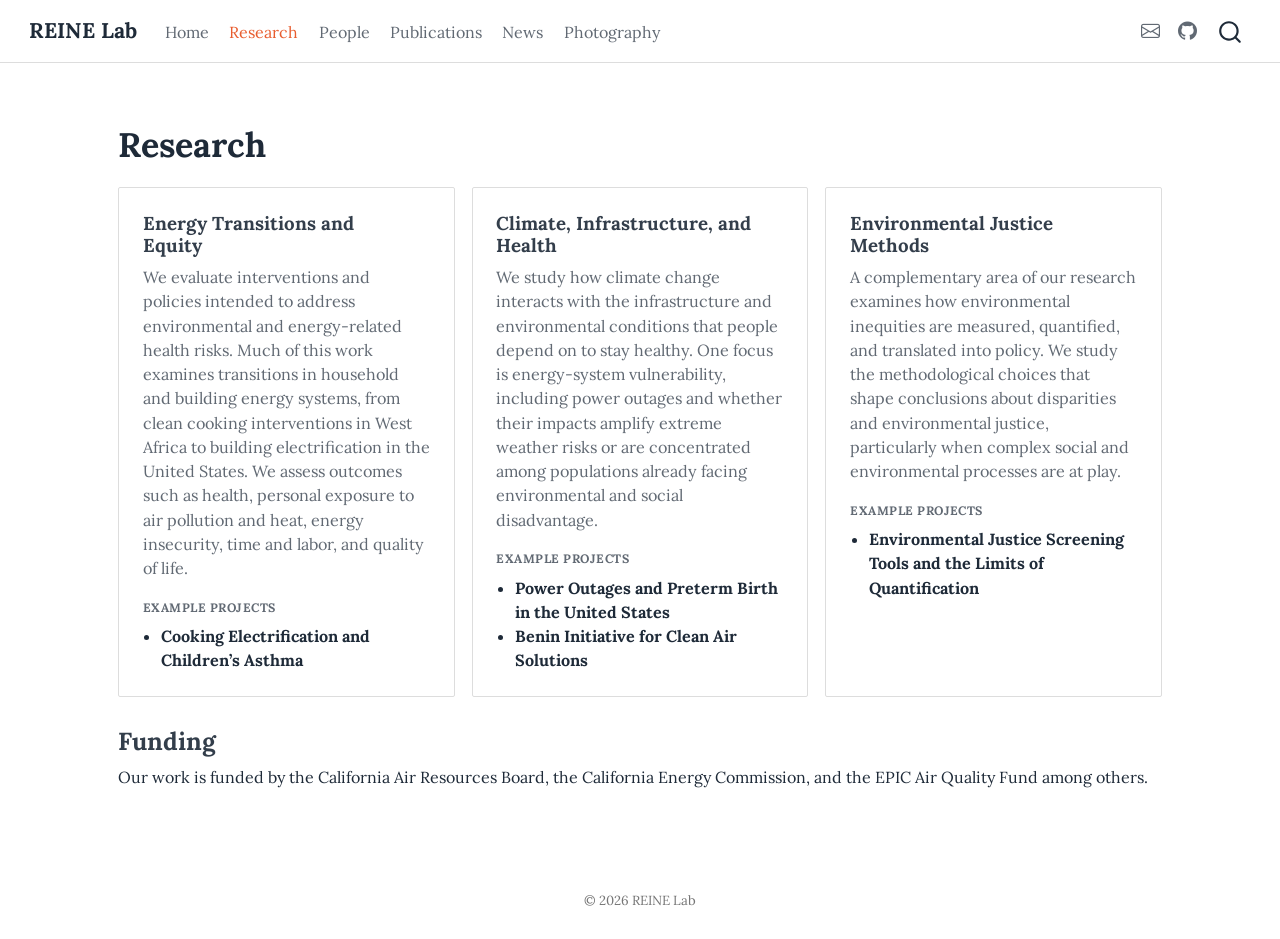
<file: docs/research.html>
<!DOCTYPE html>
<html xmlns="http://www.w3.org/1999/xhtml" lang="en" xml:lang="en"><head>

<meta charset="utf-8">
<meta name="generator" content="quarto-1.10.18">

<meta name="viewport" content="width=device-width, initial-scale=1.0, user-scalable=yes">


<title>research – REINE Lab</title>
<style>
/* Default styles provided by pandoc.
** See https://pandoc.org/MANUAL.html#variables-for-html for config info.
*/
span.smallcaps{font-variant: small-caps;}
div.columns{display: flex; gap: 1.5em;}
div.column{flex: auto;}
@media screen {
div.columns{gap: min(4vw, 1.5em);}
div.column{overflow-x: auto;}
}
div.hanging-indent{margin-left: 1.5em; text-indent: -1.5em;}
ul.task-list{list-style: none;}
ul.task-list li input[type="checkbox"] {
  width: 0.8em;
  margin: 0 0.8em 0.2em -1em; /* quarto-specific, see https://github.com/quarto-dev/quarto-cli/issues/4556 */ 
  vertical-align: middle;
}
</style>


<script src="site_libs/quarto-nav/quarto-nav.js"></script>
<script src="site_libs/quarto-nav/headroom.min.js"></script>
<script src="site_libs/clipboard/clipboard.min.js"></script>
<script src="site_libs/quarto-search/autocomplete.umd.js"></script>
<script src="site_libs/quarto-search/fuse.min.js"></script>
<script src="site_libs/quarto-search/quarto-search.js"></script>
<meta name="quarto:offset" content="./">
<script src="site_libs/quarto-html/quarto.js" type="module"></script>
<script src="site_libs/quarto-html/tabsets/tabsets.js" type="module"></script>
<script src="site_libs/quarto-html/popper.min.js"></script>
<script src="site_libs/quarto-html/tippy.umd.min.js"></script>
<script src="site_libs/quarto-html/anchor.min.js"></script>
<link href="site_libs/quarto-html/tippy.css" rel="stylesheet">
<link href="site_libs/quarto-html/quarto-syntax-highlighting-64a204ab8560d761af7679ceaba22944.css" rel="stylesheet" id="quarto-text-highlighting-styles">
<script src="site_libs/bootstrap/bootstrap.min.js"></script>
<link href="site_libs/bootstrap/bootstrap-icons.css" rel="stylesheet">
<link href="site_libs/bootstrap/bootstrap-72ad734f8b4c0e38c7a1ad6f54543f32.min.css" rel="stylesheet" append-hash="true" id="quarto-bootstrap" data-mode="light">
<script id="quarto-search-options" type="application/json">{
  "location": "navbar",
  "copy-button": false,
  "collapse-after": 3,
  "panel-placement": "end",
  "type": "overlay",
  "limit": 50,
  "keyboard-shortcut": [
    "f",
    "/",
    "s"
  ],
  "show-item-context": false,
  "language": {
    "search-no-results-text": "No results",
    "search-matching-documents-text": "matching documents",
    "search-copy-link-title": "Copy link to search",
    "search-hide-matches-text": "Hide additional matches",
    "search-more-match-text": "more match in this document",
    "search-more-matches-text": "more matches in this document",
    "search-clear-button-title": "Clear",
    "search-text-placeholder": "",
    "search-detached-cancel-button-title": "Cancel",
    "search-submit-button-title": "Submit",
    "search-label": "Search"
  }
}</script>


<link rel="stylesheet" href="styles.css">
</head>

<body class="nav-fixed fullcontent quarto-light">

<div id="quarto-search-results"></div>
  <header id="quarto-header" class="headroom fixed-top">
    <nav class="navbar navbar-expand-lg " data-bs-theme="dark">
      <div class="navbar-container container-fluid">
      <div class="navbar-brand-container mx-auto">
    <a class="navbar-brand" href="./index.html">
    <span class="navbar-title">REINE Lab</span>
    </a>
  </div>
            <div id="quarto-search" class="" title="Search"></div>
          <button class="navbar-toggler" type="button" data-bs-toggle="collapse" data-bs-target="#navbarCollapse" aria-controls="navbarCollapse" role="menu" aria-expanded="false" aria-label="Toggle navigation" onclick="if (window.quartoToggleHeadroom) { window.quartoToggleHeadroom(); }">
  <span class="navbar-toggler-icon"></span>
</button>
          <div class="collapse navbar-collapse" id="navbarCollapse">
            <ul class="navbar-nav navbar-nav-scroll me-auto">
  <li class="nav-item">
    <a class="nav-link" href="./index.html"> 
<span class="menu-text">Home</span></a>
  </li>  
  <li class="nav-item">
    <a class="nav-link active" href="./research.html" aria-current="page"> 
<span class="menu-text">Research</span></a>
  </li>  
  <li class="nav-item">
    <a class="nav-link" href="./people.html"> 
<span class="menu-text">People</span></a>
  </li>  
  <li class="nav-item">
    <a class="nav-link" href="./publications.html"> 
<span class="menu-text">Publications</span></a>
  </li>  
  <li class="nav-item">
    <a class="nav-link" href="./news.html"> 
<span class="menu-text">News</span></a>
  </li>  
  <li class="nav-item">
    <a class="nav-link" href="./photos.html"> 
<span class="menu-text">Photography</span></a>
  </li>  
</ul>
            <ul class="navbar-nav navbar-nav-scroll ms-auto">
  <li class="nav-item compact">
    <a class="nav-link" href="mailto:misbath.d@berkeley.edu"> <i class="bi bi-envelope" role="img">
</i> 
<span class="menu-text"></span></a>
  </li>  
  <li class="nav-item compact">
    <a class="nav-link" href="https://github.com/reinelab"> <i class="bi bi-github" role="img">
</i> 
<span class="menu-text"></span></a>
  </li>  
</ul>
          </div> <!-- /navcollapse -->
            <div class="quarto-navbar-tools">
</div>
      </div> <!-- /container-fluid -->
    </nav>
</header>
<!-- content -->
<div id="quarto-content" class="quarto-container page-columns page-rows-contents page-layout-article page-navbar">
<!-- sidebar -->
<!-- margin-sidebar -->
    
<!-- main -->
<main class="content" id="quarto-document-content"><header id="title-block-header" class="quarto-title-block"></header>




<section id="research" class="level1">
<h1>Research</h1>
<div class="card-grid">
<section id="energy-transitions-and-equity" class="level3 research-card">
<h3 class="anchored" data-anchor-id="energy-transitions-and-equity">Energy Transitions and Equity</h3>
<p>We evaluate interventions and policies intended to address environmental and energy-related health risks. Much of this work examines transitions in household and building energy systems, from clean cooking interventions in West Africa to building electrification in the United States. We assess outcomes such as health, personal exposure to air pollution and heat, energy insecurity, time and labor, and quality of life.</p>
<p class="example-label">
Example projects
</p>
<ul>
<li><strong>Cooking Electrification and Children’s Asthma</strong></li>
</ul>
</section>
<section id="climate-infrastructure-and-health" class="level3 research-card">
<h3 class="anchored" data-anchor-id="climate-infrastructure-and-health">Climate, Infrastructure, and Health</h3>
<p>We study how climate change interacts with the infrastructure and environmental conditions that people depend on to stay healthy. One focus is energy-system vulnerability, including power outages and whether their impacts amplify extreme weather risks or are concentrated among populations already facing environmental and social disadvantage.</p>
<p class="example-label">
Example projects
</p>
<ul>
<li><strong>Power Outages and Preterm Birth in the United States</strong></li>
<li><strong>Benin Initiative for Clean Air Solutions</strong></li>
</ul>
</section>
<section id="environmental-justice-methods" class="level3 research-card">
<h3 class="anchored" data-anchor-id="environmental-justice-methods">Environmental Justice Methods</h3>
<p>A complementary area of our research examines how environmental inequities are measured, quantified, and translated into policy. We study the methodological choices that shape conclusions about disparities and environmental justice, particularly when complex social and environmental processes are at play.</p>
<p class="example-label">
Example projects
</p>
<ul>
<li><strong>Environmental Justice Screening Tools and the Limits of Quantification</strong></li>
</ul>
</section>
</div>
<section id="funding" class="level3">
<h3 class="anchored" data-anchor-id="funding">Funding</h3>
<p>Our work is funded by the California Air Resources Board, the California Energy Commission, and the EPIC Air Quality Fund among others.</p>


</section>
</section>

</main> <!-- /main -->
<script id="quarto-html-after-body" type="application/javascript">
  window.document.addEventListener("DOMContentLoaded", function (event) {
    const icon = "";
    const anchorJS = new window.AnchorJS();
    anchorJS.options = {
      placement: 'right',
      icon: icon
    };
    anchorJS.add('.anchored');
    const isCodeAnnotation = (el) => {
      for (const clz of el.classList) {
        if (clz.startsWith('code-annotation-')) {                     
          return true;
        }
      }
      return false;
    }
    const onCopySuccess = function(e) {
      // button target
      const button = e.trigger;
      // don't keep focus
      button.blur();
      // flash "checked"
      button.classList.add('code-copy-button-checked');
      var currentTitle = button.getAttribute("title");
      button.setAttribute("title", "Copied!");
      let tooltip;
      if (window.bootstrap) {
        button.setAttribute("data-bs-toggle", "tooltip");
        button.setAttribute("data-bs-placement", "left");
        button.setAttribute("data-bs-title", "Copied!");
        tooltip = new bootstrap.Tooltip(button, 
          { trigger: "manual", 
            customClass: "code-copy-button-tooltip",
            offset: [0, -8]});
        tooltip.show();    
      }
      setTimeout(function() {
        if (tooltip) {
          tooltip.hide();
          button.removeAttribute("data-bs-title");
          button.removeAttribute("data-bs-toggle");
          button.removeAttribute("data-bs-placement");
        }
        button.setAttribute("title", currentTitle);
        button.classList.remove('code-copy-button-checked');
      }, 1000);
      // clear code selection
      e.clearSelection();
    }
    const getTextToCopy = function(trigger) {
      const outerScaffold = trigger.parentElement.cloneNode(true);
      const codeEl = outerScaffold.querySelector('code');
      for (const childEl of codeEl.children) {
        if (isCodeAnnotation(childEl)) {
          childEl.remove();
        }
      }
      return codeEl.innerText;
    }
    const clipboard = new window.ClipboardJS('.code-copy-button:not([data-in-quarto-modal])', {
      text: getTextToCopy
    });
    clipboard.on('success', onCopySuccess);
    if (window.document.getElementById('quarto-embedded-source-code-modal')) {
      const clipboardModal = new window.ClipboardJS('.code-copy-button[data-in-quarto-modal]', {
        text: getTextToCopy,
        container: window.document.getElementById('quarto-embedded-source-code-modal')
      });
      clipboardModal.on('success', onCopySuccess);
    }
      var localhostRegex = new RegExp(/^(?:http|https):\/\/localhost\:?[0-9]*\//);
      var mailtoRegex = new RegExp(/^mailto:/);
        var filterRegex = new RegExp('/' + window.location.host + '/');
      var isInternal = (href) => {
          return filterRegex.test(href) || localhostRegex.test(href) || mailtoRegex.test(href);
      }
      // Inspect non-navigation links and adorn them if external
     var links = window.document.querySelectorAll('a[href]:not(.nav-link):not(.navbar-brand):not(.toc-action):not(.sidebar-link):not(.sidebar-item-toggle):not(.pagination-link):not(.no-external):not([aria-hidden]):not(.dropdown-item):not(.quarto-navigation-tool):not(.about-link)');
      for (var i=0; i<links.length; i++) {
        const link = links[i];
        if (!isInternal(link.href)) {
          // undo the damage that might have been done by quarto-nav.js in the case of
          // links that we want to consider external
          if (link.dataset.originalHref !== undefined) {
            link.href = link.dataset.originalHref;
          }
        }
      }
    function tippyHover(el, contentFn, onTriggerFn, onUntriggerFn) {
      const config = {
        allowHTML: true,
        maxWidth: 500,
        delay: 100,
        arrow: false,
        appendTo: function(el) {
            return el.parentElement;
        },
        interactive: true,
        interactiveBorder: 10,
        theme: 'quarto',
        placement: 'bottom-start',
      };
      if (contentFn) {
        config.content = contentFn;
      }
      if (onTriggerFn) {
        config.onTrigger = onTriggerFn;
      }
      if (onUntriggerFn) {
        config.onUntrigger = onUntriggerFn;
      }
      window.tippy(el, config); 
    }
    const noterefs = window.document.querySelectorAll('a[role="doc-noteref"]');
    for (var i=0; i<noterefs.length; i++) {
      const ref = noterefs[i];
      tippyHover(ref, function() {
        // use id or data attribute instead here
        let href = ref.getAttribute('data-footnote-href') || ref.getAttribute('href');
        try { href = new URL(href).hash; } catch {}
        const id = href.replace(/^#\/?/, "");
        const note = window.document.getElementById(id);
        if (note) {
          return note.innerHTML;
        } else {
          return "";
        }
      });
    }
    const xrefs = window.document.querySelectorAll('a.quarto-xref');
    const processXRef = (id, note) => {
      // Strip column container classes
      const stripColumnClz = (el) => {
        el.classList.remove("page-full", "page-columns");
        if (el.children) {
          for (const child of el.children) {
            stripColumnClz(child);
          }
        }
      }
      stripColumnClz(note)
      if (id === null || id.startsWith('sec-')) {
        // Special case sections, only their first couple elements
        const container = document.createElement("div");
        if (note.children && note.children.length > 2) {
          container.appendChild(note.children[0].cloneNode(true));
          for (let i = 1; i < note.children.length; i++) {
            const child = note.children[i];
            if (child.tagName === "P" && child.innerText === "") {
              continue;
            } else {
              container.appendChild(child.cloneNode(true));
              break;
            }
          }
          if (window.Quarto?.typesetMath) {
            window.Quarto.typesetMath(container);
          }
          return container.innerHTML
        } else {
          if (window.Quarto?.typesetMath) {
            window.Quarto.typesetMath(note);
          }
          return note.innerHTML;
        }
      } else {
        // Remove any anchor links if they are present
        const anchorLink = note.querySelector('a.anchorjs-link');
        if (anchorLink) {
          anchorLink.remove();
        }
        if (window.Quarto?.typesetMath) {
          window.Quarto.typesetMath(note);
        }
        if (note.classList.contains("callout")) {
          return note.outerHTML;
        } else {
          return note.innerHTML;
        }
      }
    }
    for (var i=0; i<xrefs.length; i++) {
      const xref = xrefs[i];
      tippyHover(xref, undefined, function(instance) {
        instance.disable();
        let url = xref.getAttribute('href');
        let hash = undefined; 
        if (url.startsWith('#')) {
          hash = url;
        } else {
          try { hash = new URL(url).hash; } catch {}
        }
        if (hash) {
          const id = hash.replace(/^#\/?/, "");
          const note = window.document.getElementById(id);
          if (note !== null) {
            try {
              const html = processXRef(id, note.cloneNode(true));
              instance.setContent(html);
            } finally {
              instance.enable();
              instance.show();
            }
          } else {
            // See if we can fetch this
            fetch(url.split('#')[0])
            .then(res => res.text())
            .then(html => {
              const parser = new DOMParser();
              const htmlDoc = parser.parseFromString(html, "text/html");
              const note = htmlDoc.getElementById(id);
              if (note !== null) {
                const html = processXRef(id, note);
                instance.setContent(html);
              } 
            }).finally(() => {
              instance.enable();
              instance.show();
            });
          }
        } else {
          // See if we can fetch a full url (with no hash to target)
          // This is a special case and we should probably do some content thinning / targeting
          fetch(url)
          .then(res => res.text())
          .then(html => {
            const parser = new DOMParser();
            const htmlDoc = parser.parseFromString(html, "text/html");
            const note = htmlDoc.querySelector('main.content');
            if (note !== null) {
              // This should only happen for chapter cross references
              // (since there is no id in the URL)
              // remove the first header
              if (note.children.length > 0 && note.children[0].tagName === "HEADER") {
                note.children[0].remove();
              }
              const html = processXRef(null, note);
              instance.setContent(html);
            } 
          }).finally(() => {
            instance.enable();
            instance.show();
          });
        }
      }, function(instance) {
      });
    }
        let selectedAnnoteEl;
        const selectorForAnnotation = ( cell, annotation) => {
          let cellAttr = 'data-code-cell="' + cell + '"';
          let lineAttr = 'data-code-annotation="' +  annotation + '"';
          const selector = 'span[' + cellAttr + '][' + lineAttr + ']';
          return selector;
        }
        const selectCodeLines = (annoteEl) => {
          const doc = window.document;
          const targetCell = annoteEl.getAttribute("data-target-cell");
          const targetAnnotation = annoteEl.getAttribute("data-target-annotation");
          const annoteSpan = window.document.querySelector(selectorForAnnotation(targetCell, targetAnnotation));
          const lines = annoteSpan.getAttribute("data-code-lines").split(",");
          const lineIds = lines.map((line) => {
            return targetCell + "-" + line;
          })
          let top = null;
          let height = null;
          let parent = null;
          if (lineIds.length > 0) {
              //compute the position of the single el (top and bottom and make a div)
              const el = window.document.getElementById(lineIds[0]);
              top = el.offsetTop;
              height = el.offsetHeight;
              parent = el.parentElement.parentElement;
            if (lineIds.length > 1) {
              const lastEl = window.document.getElementById(lineIds[lineIds.length - 1]);
              const bottom = lastEl.offsetTop + lastEl.offsetHeight;
              height = bottom - top;
            }
            if (top !== null && height !== null && parent !== null) {
              // cook up a div (if necessary) and position it 
              let div = window.document.getElementById("code-annotation-line-highlight");
              if (div === null) {
                div = window.document.createElement("div");
                div.setAttribute("id", "code-annotation-line-highlight");
                div.style.position = 'absolute';
                parent.appendChild(div);
              }
              div.style.top = top - 2 + "px";
              div.style.height = height + 4 + "px";
              div.style.left = 0;
              let gutterDiv = window.document.getElementById("code-annotation-line-highlight-gutter");
              if (gutterDiv === null) {
                gutterDiv = window.document.createElement("div");
                gutterDiv.setAttribute("id", "code-annotation-line-highlight-gutter");
                gutterDiv.style.position = 'absolute';
                const codeCell = window.document.getElementById(targetCell);
                const gutter = codeCell.querySelector('.code-annotation-gutter');
                gutter.appendChild(gutterDiv);
              }
              gutterDiv.style.top = top - 2 + "px";
              gutterDiv.style.height = height + 4 + "px";
            }
            selectedAnnoteEl = annoteEl;
          }
        };
        const unselectCodeLines = () => {
          const elementsIds = ["code-annotation-line-highlight", "code-annotation-line-highlight-gutter"];
          elementsIds.forEach((elId) => {
            const div = window.document.getElementById(elId);
            if (div) {
              div.remove();
            }
          });
          selectedAnnoteEl = undefined;
        };
          // Handle positioning of the toggle
      window.addEventListener(
        "resize",
        throttle(() => {
          elRect = undefined;
          if (selectedAnnoteEl) {
            selectCodeLines(selectedAnnoteEl);
          }
        }, 10)
      );
      function throttle(fn, ms) {
      let throttle = false;
      let timer;
        return (...args) => {
          if(!throttle) { // first call gets through
              fn.apply(this, args);
              throttle = true;
          } else { // all the others get throttled
              if(timer) clearTimeout(timer); // cancel #2
              timer = setTimeout(() => {
                fn.apply(this, args);
                timer = throttle = false;
              }, ms);
          }
        };
      }
        // Attach click handler to the DT
        const annoteDls = window.document.querySelectorAll('dt[data-target-cell]');
        for (const annoteDlNode of annoteDls) {
          annoteDlNode.addEventListener('click', (event) => {
            const clickedEl = event.target;
            if (clickedEl !== selectedAnnoteEl) {
              unselectCodeLines();
              const activeEl = window.document.querySelector('dt[data-target-cell].code-annotation-active');
              if (activeEl) {
                activeEl.classList.remove('code-annotation-active');
              }
              selectCodeLines(clickedEl);
              clickedEl.classList.add('code-annotation-active');
            } else {
              // Unselect the line
              unselectCodeLines();
              clickedEl.classList.remove('code-annotation-active');
            }
          });
        }
    const findCites = (el) => {
      const parentEl = el.parentElement;
      if (parentEl) {
        const cites = parentEl.dataset.cites;
        if (cites) {
          return {
            el,
            cites: cites.split(' ')
          };
        } else {
          return findCites(el.parentElement)
        }
      } else {
        return undefined;
      }
    };
    var bibliorefs = window.document.querySelectorAll('a[role="doc-biblioref"]');
    for (var i=0; i<bibliorefs.length; i++) {
      const ref = bibliorefs[i];
      const citeInfo = findCites(ref);
      if (citeInfo) {
        tippyHover(citeInfo.el, function() {
          var popup = window.document.createElement('div');
          citeInfo.cites.forEach(function(cite) {
            var citeDiv = window.document.createElement('div');
            citeDiv.classList.add('hanging-indent');
            citeDiv.classList.add('csl-entry');
            var biblioDiv = window.document.getElementById('ref-' + cite);
            if (biblioDiv) {
              citeDiv.innerHTML = biblioDiv.innerHTML;
            }
            popup.appendChild(citeDiv);
          });
          return popup.innerHTML;
        });
      }
    }
  });
  </script>
</div> <!-- /content -->
<footer class="footer">
  <div class="nav-footer">
    <div class="nav-footer-left">
      &nbsp;
    </div>   
    <div class="nav-footer-center">
<p>© 2026 REINE Lab</p>
</div>
    <div class="nav-footer-right">
      &nbsp;
    </div>
  </div>
</footer>




</body></html>
</file>
<file: docs/site_libs/quarto-html/tippy.css>
.tippy-box[data-animation=fade][data-state=hidden]{opacity:0}[data-tippy-root]{max-width:calc(100vw - 10px)}.tippy-box{position:relative;background-color:#333;color:#fff;border-radius:4px;font-size:14px;line-height:1.4;white-space:normal;outline:0;transition-property:transform,visibility,opacity}.tippy-box[data-placement^=top]>.tippy-arrow{bottom:0}.tippy-box[data-placement^=top]>.tippy-arrow:before{bottom:-7px;left:0;border-width:8px 8px 0;border-top-color:initial;transform-origin:center top}.tippy-box[data-placement^=bottom]>.tippy-arrow{top:0}.tippy-box[data-placement^=bottom]>.tippy-arrow:before{top:-7px;left:0;border-width:0 8px 8px;border-bottom-color:initial;transform-origin:center bottom}.tippy-box[data-placement^=left]>.tippy-arrow{right:0}.tippy-box[data-placement^=left]>.tippy-arrow:before{border-width:8px 0 8px 8px;border-left-color:initial;right:-7px;transform-origin:center left}.tippy-box[data-placement^=right]>.tippy-arrow{left:0}.tippy-box[data-placement^=right]>.tippy-arrow:before{left:-7px;border-width:8px 8px 8px 0;border-right-color:initial;transform-origin:center right}.tippy-box[data-inertia][data-state=visible]{transition-timing-function:cubic-bezier(.54,1.5,.38,1.11)}.tippy-arrow{width:16px;height:16px;color:#333}.tippy-arrow:before{content:"";position:absolute;border-color:transparent;border-style:solid}.tippy-content{position:relative;padding:5px 9px;z-index:1}
</file>
<file: docs/site_libs/quarto-html/quarto-syntax-highlighting-64a204ab8560d761af7679ceaba22944.css>
/* quarto syntax highlight colors */
:root {
  --quarto-hl-ot-color: #003B4F;
  --quarto-hl-at-color: #657422;
  --quarto-hl-ss-color: #20794D;
  --quarto-hl-an-color: #5E5E5E;
  --quarto-hl-fu-color: #4758AB;
  --quarto-hl-st-color: #20794D;
  --quarto-hl-cf-color: #003B4F;
  --quarto-hl-op-color: #5E5E5E;
  --quarto-hl-er-color: #AD0000;
  --quarto-hl-bn-color: #AD0000;
  --quarto-hl-al-color: #AD0000;
  --quarto-hl-va-color: #111111;
  --quarto-hl-bu-color: inherit;
  --quarto-hl-ex-color: inherit;
  --quarto-hl-pp-color: #AD0000;
  --quarto-hl-in-color: #5E5E5E;
  --quarto-hl-vs-color: #20794D;
  --quarto-hl-wa-color: #5E5E5E;
  --quarto-hl-do-color: #5E5E5E;
  --quarto-hl-im-color: #00769E;
  --quarto-hl-ch-color: #20794D;
  --quarto-hl-dt-color: #AD0000;
  --quarto-hl-fl-color: #AD0000;
  --quarto-hl-co-color: #5E5E5E;
  --quarto-hl-cv-color: #5E5E5E;
  --quarto-hl-cn-color: #8f5902;
  --quarto-hl-sc-color: #5E5E5E;
  --quarto-hl-dv-color: #AD0000;
  --quarto-hl-kw-color: #003B4F;
}

/* other quarto variables */
:root {
  --quarto-font-monospace: SFMono-Regular, Menlo, Monaco, Consolas, "Liberation Mono", "Courier New", monospace;
}

/* syntax highlight based on Pandoc's rules */
pre > code.sourceCode > span {
  color: #003B4F;
}

code.sourceCode > span {
  color: #003B4F;
}

div.sourceCode,
div.sourceCode pre.sourceCode {
  color: #003B4F;
}

/* Normal */
code span {
  color: #003B4F;
}

/* Alert */
code span.al {
  color: #AD0000;
  font-style: inherit;
}

/* Annotation */
code span.an {
  color: #5E5E5E;
  font-style: inherit;
}

/* Attribute */
code span.at {
  color: #657422;
  font-style: inherit;
}

/* BaseN */
code span.bn {
  color: #AD0000;
  font-style: inherit;
}

/* BuiltIn */
code span.bu {
  font-style: inherit;
}

/* ControlFlow */
code span.cf {
  color: #003B4F;
  font-weight: bold;
  font-style: inherit;
}

/* Char */
code span.ch {
  color: #20794D;
  font-style: inherit;
}

/* Constant */
code span.cn {
  color: #8f5902;
  font-style: inherit;
}

/* Comment */
code span.co {
  color: #5E5E5E;
  font-style: inherit;
}

/* CommentVar */
code span.cv {
  color: #5E5E5E;
  font-style: italic;
}

/* Documentation */
code span.do {
  color: #5E5E5E;
  font-style: italic;
}

/* DataType */
code span.dt {
  color: #AD0000;
  font-style: inherit;
}

/* DecVal */
code span.dv {
  color: #AD0000;
  font-style: inherit;
}

/* Error */
code span.er {
  color: #AD0000;
  font-style: inherit;
}

/* Extension */
code span.ex {
  font-style: inherit;
}

/* Float */
code span.fl {
  color: #AD0000;
  font-style: inherit;
}

/* Function */
code span.fu {
  color: #4758AB;
  font-style: inherit;
}

/* Import */
code span.im {
  color: #00769E;
  font-style: inherit;
}

/* Information */
code span.in {
  color: #5E5E5E;
  font-style: inherit;
}

/* Keyword */
code span.kw {
  color: #003B4F;
  font-weight: bold;
  font-style: inherit;
}

/* Operator */
code span.op {
  color: #5E5E5E;
  font-style: inherit;
}

/* Other */
code span.ot {
  color: #003B4F;
  font-style: inherit;
}

/* Preprocessor */
code span.pp {
  color: #AD0000;
  font-style: inherit;
}

/* SpecialChar */
code span.sc {
  color: #5E5E5E;
  font-style: inherit;
}

/* SpecialString */
code span.ss {
  color: #20794D;
  font-style: inherit;
}

/* String */
code span.st {
  color: #20794D;
  font-style: inherit;
}

/* Variable */
code span.va {
  color: #111111;
  font-style: inherit;
}

/* VerbatimString */
code span.vs {
  color: #20794D;
  font-style: inherit;
}

/* Warning */
code span.wa {
  color: #5E5E5E;
  font-style: italic;
}

.prevent-inlining {
  content: "</";
}

/*# sourceMappingURL=9d8d5bb603a83b8298b89080a598c93b.css.map */
</file>
<file: docs/styles.css>
/* REINE Lab site — layout rules; colors/fonts live in theme.scss */

.headshot {
  width: 180px;
  border-radius: 4px;
  margin-right: 1.5rem;
  float: left;
}

.person-block {
  margin-bottom: 1.75rem;
  overflow: auto;
}
</file>
